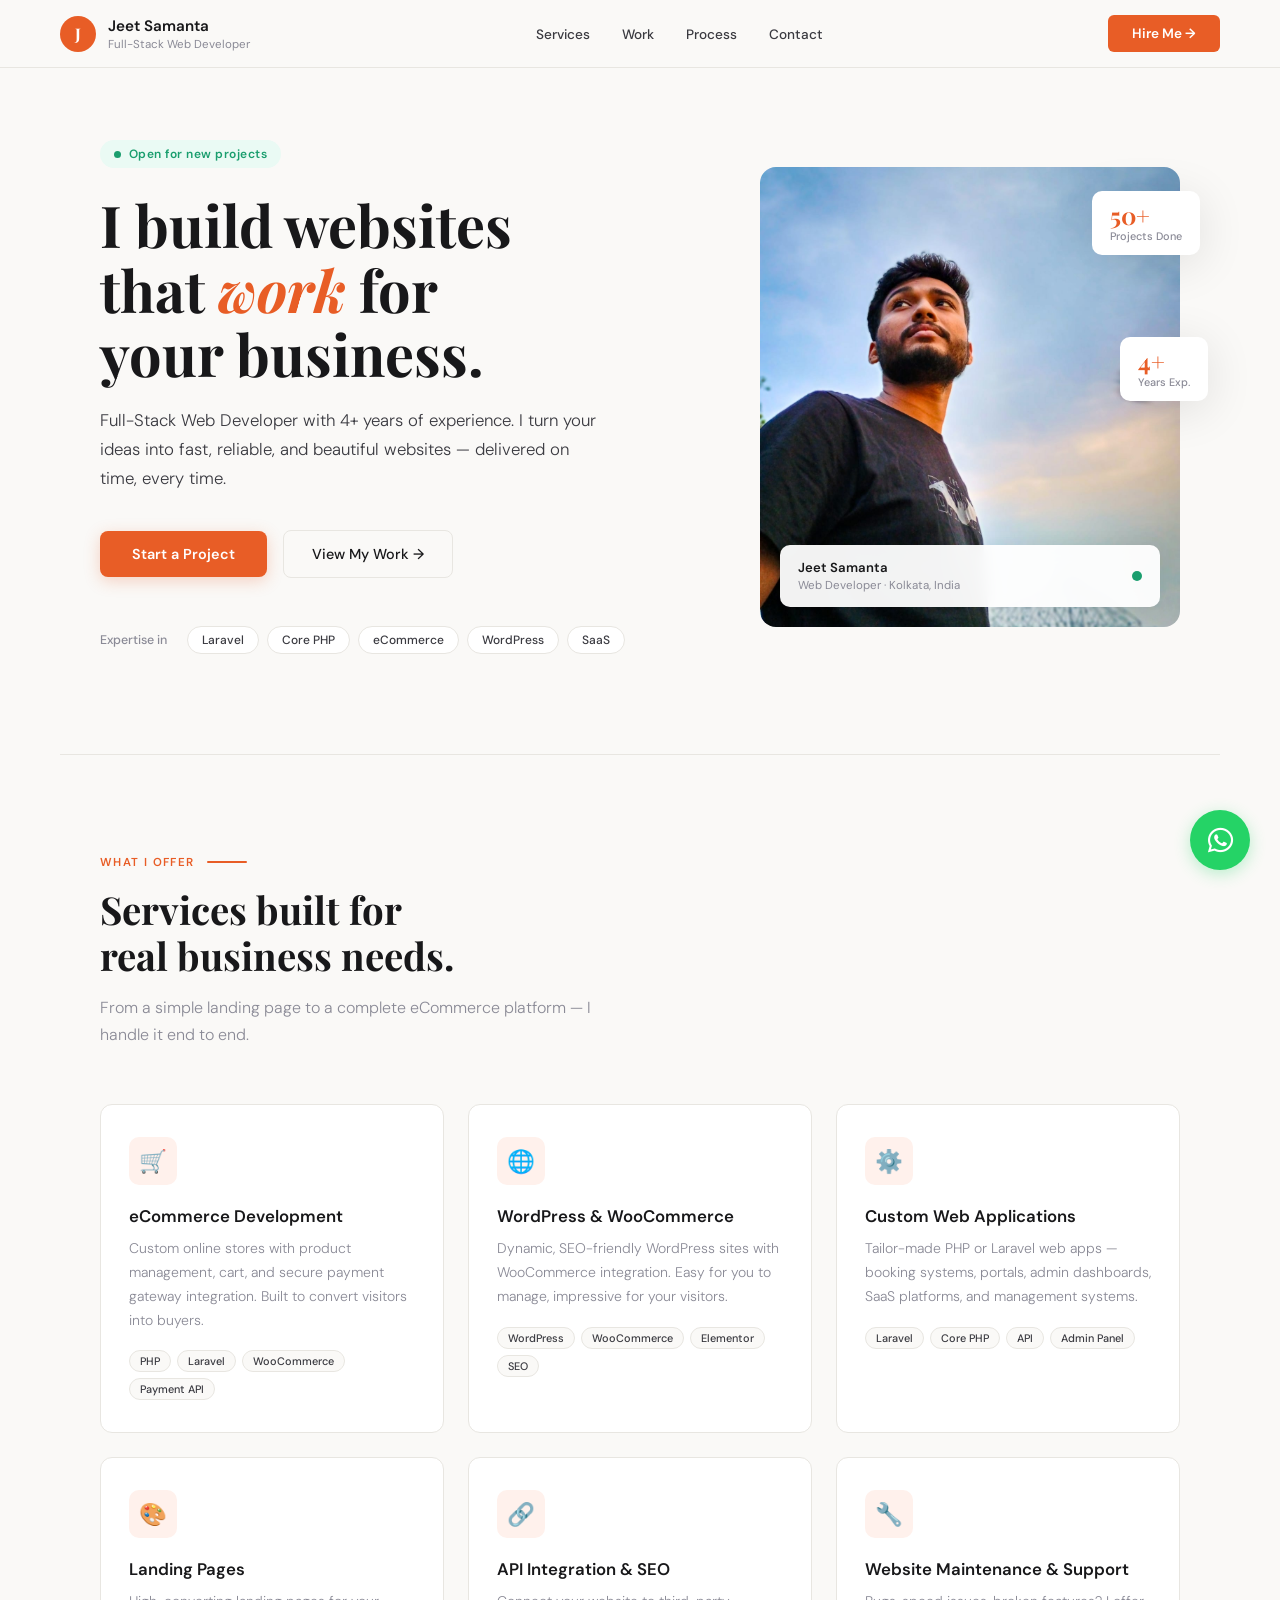
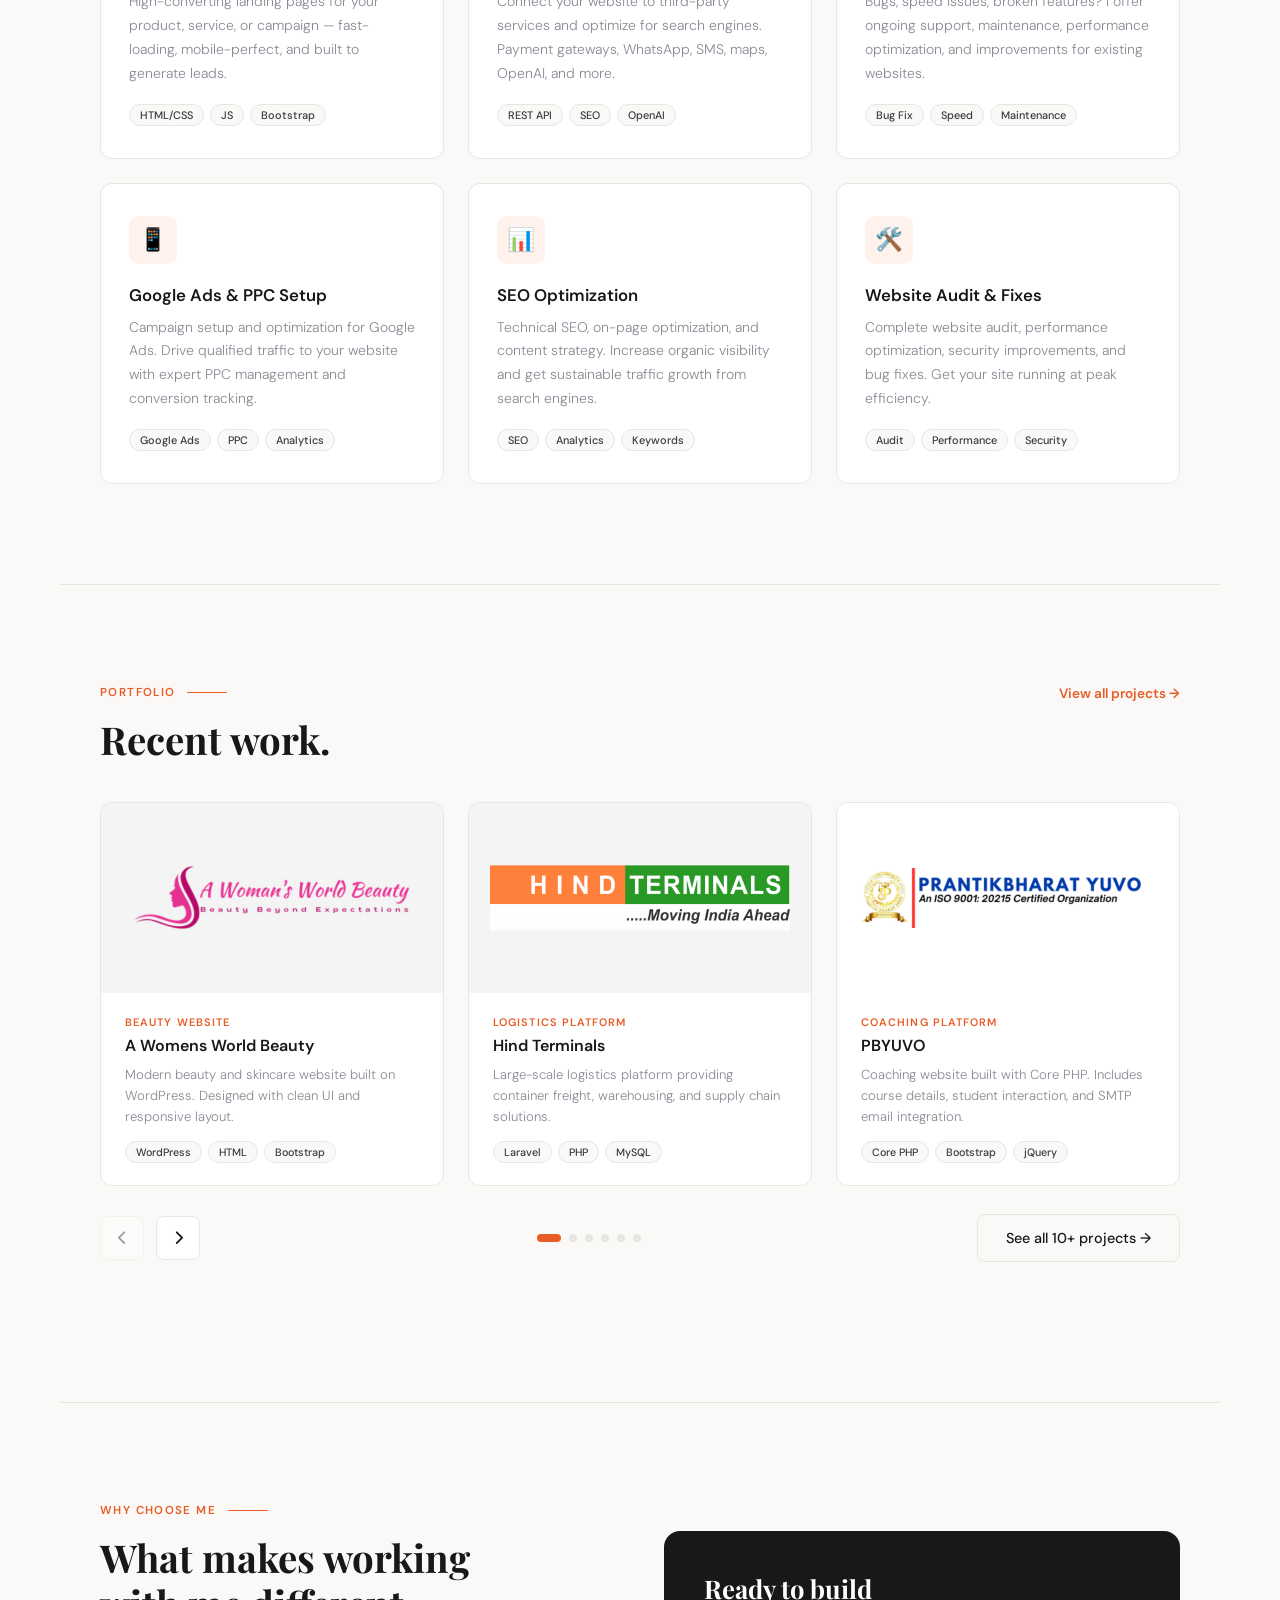
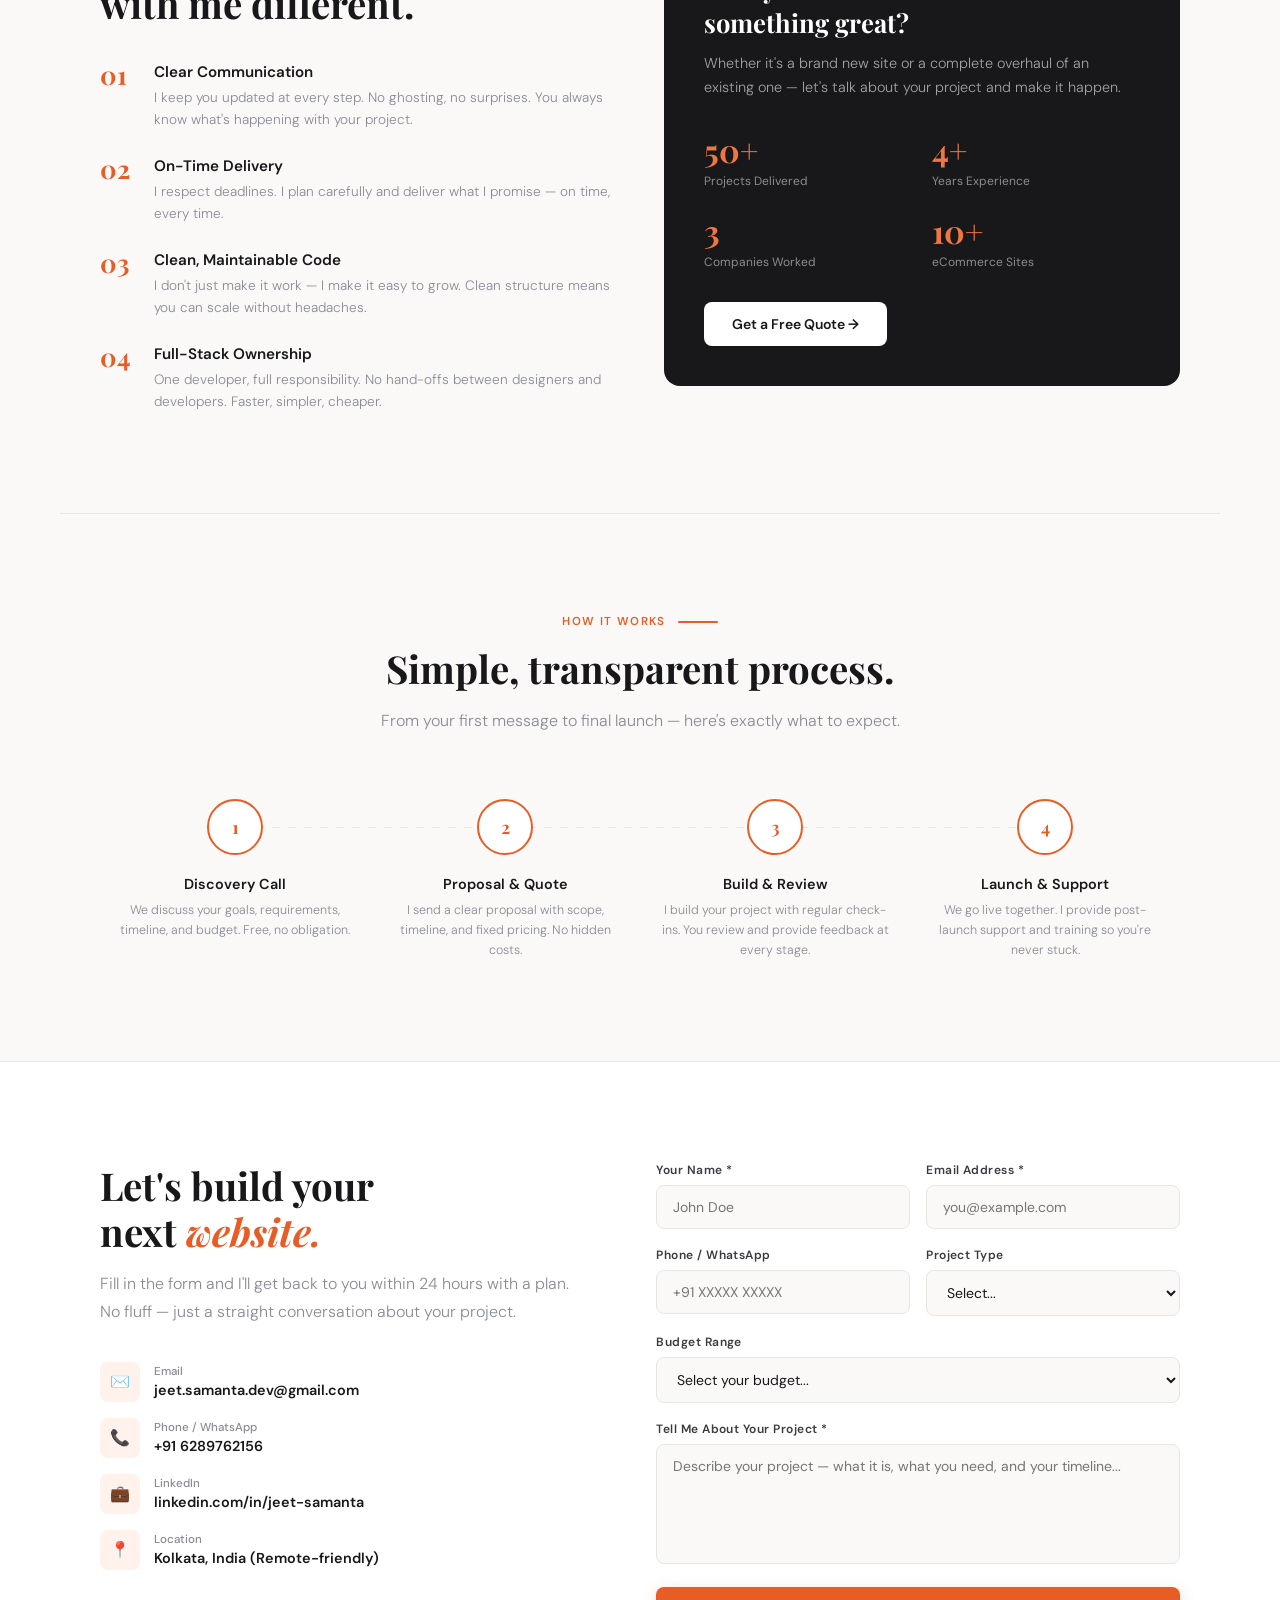
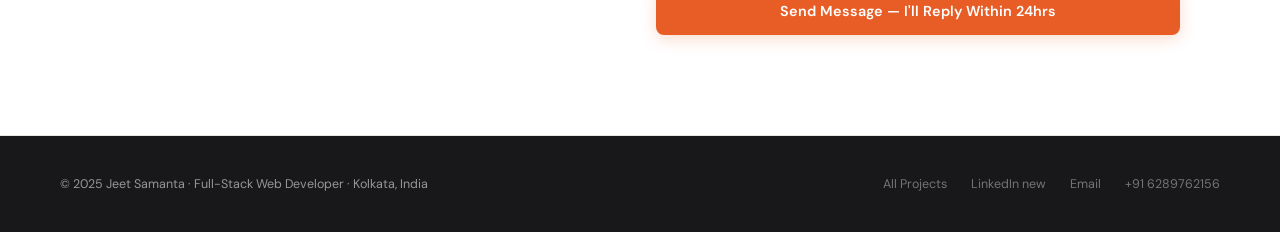
<file: index.html>
<!doctype html>
<html lang="en">
  <head>
    <meta charset="UTF-8" />
    <meta name="viewport" content="width=device-width, initial-scale=1.0" />
    <title>Jeet Samanta — Full-Stack Web Developer for Hire</title>

    <!-- SEO & Description -->
    <meta
      name="description"
      content="Full-Stack Web Developer with 4+ years of experience. I build eCommerce, WordPress, Laravel apps, and more. 50+ projects delivered. Open for new projects."
    />
    <meta
      name="keywords"
      content="web developer, ecommerce, wordpress, laravel, php, full-stack, web design, kolkata"
    />
    <meta name="author" content="Jeet Samanta" />

    <!-- Open Graph for Social Media Sharing -->
    <meta property="og:type" content="website" />
    <meta
      property="og:title"
      content="Jeet Samanta — Full-Stack Web Developer"
    />
    <meta
      property="og:description"
      content="Expert Full-Stack Web Developer. I build eCommerce stores, WordPress sites, custom web apps, and more. 50+ projects delivered. Based in Kolkata, India."
    />
    <meta property="og:url" content="https://jeetsamanta.com/" />
    <meta property="og:image" content="https://jeetsamanta.com/og-image.jpg" />
    <meta property="og:image:width" content="1200" />
    <meta property="og:image:height" content="630" />
    <meta property="og:site_name" content="Jeet Samanta" />
    <meta property="og:locale" content="en_US" />

    <!-- Twitter Card Tags -->
    <meta name="twitter:card" content="summary_large_image" />
    <meta
      name="twitter:title"
      content="Jeet Samanta — Full-Stack Web Developer"
    />
    <meta
      name="twitter:description"
      content="Expert Full-Stack Web Developer. eCommerce, WordPress, Laravel, Custom Apps. 50+ projects. Open for hire."
    />
    <meta name="twitter:image" content="https://jeetsamanta.com/og-image.jpg" />
    <meta name="twitter:creator" content="@jeetsamanta" />

    <!-- LinkedIn Profile URL -->
    <meta property="profile:first_name" content="Jeet" />
    <meta property="profile:last_name" content="Samanta" />
    <meta property="profile:username" content="jeet-samanta-642195305" />

    <!-- Additional Meta Tags -->
    <meta name="theme-color" content="#e85d26" />
    <meta name="robots" content="index, follow" />
    <meta name="apple-mobile-web-app-capable" content="yes" />
    <meta
      name="apple-mobile-web-app-status-bar-style"
      content="black-translucent"
    />

    <link rel="preconnect" href="https://fonts.googleapis.com" />
    <link rel="canonical" href="https://jeetsamanta.com/" />
    <link
      href="https://fonts.googleapis.com/css2?family=Playfair+Display:ital,wght@0,600;0,700;1,600&family=DM+Sans:wght@300;400;500;600&display=swap"
      rel="stylesheet"
    />
    <link
      rel="stylesheet"
      href="https://cdnjs.cloudflare.com/ajax/libs/font-awesome/6.4.0/css/all.min.css"
    />
    <link rel="stylesheet" href="assets/css/main.css" />
    <style>
      /* ── CAROUSEL STYLES ── */
      .carousel-container {
        position: relative;
        margin-bottom: 40px;
      }

      .carousel-wrapper {
        overflow: hidden;
        border-radius: 0px;
      }

      .carousel-track {
        display: flex;
        transition: transform 0.5s cubic-bezier(0.4, 0, 0.2, 1);
        gap: 24px;
        width: 100%;
      }

      .carousel-slide {
        flex: 0 0 calc(33.333% - 16px);
        display: flex;
        min-width: 0;
      }

      .carousel-slide .work-card {
        width: 100%;
        height: 100%;
      }

      .carousel-controls {
        display: flex;
        align-items: center;
        justify-content: space-between;
        margin-top: 28px;
        gap: 20px;
      }

      .carousel-nav {
        display: flex;
        gap: 12px;
        flex-shrink: 0;
      }

      .carousel-btn {
        width: 44px;
        height: 44px;
        border: 1.5px solid var(--line);
        background: var(--white);
        border-radius: 8px;
        cursor: pointer;
        display: flex;
        align-items: center;
        justify-content: center;
        transition: all 0.2s;
        font-size: 0.9rem;
        color: var(--ink);
        flex-shrink: 0;
      }

      .carousel-btn:hover:not(:disabled) {
        border-color: var(--accent);
        color: var(--accent);
        background: var(--accent-light);
      }

      .carousel-btn:disabled {
        opacity: 0.4;
        cursor: not-allowed;
      }

      .carousel-indicators {
        display: flex;
        gap: 8px;
        flex: 1;
        justify-content: center;
      }

      .indicator {
        width: 8px;
        height: 8px;
        border-radius: 50%;
        background: var(--line);
        cursor: pointer;
        transition: all 0.3s;
        border: none;
        padding: 0;
      }

      .indicator:hover {
        background: var(--accent);
      }

      .indicator.active {
        background: var(--accent);
        width: 24px;
        border-radius: 4px;
      }

      .cta-all-projects {
        flex-shrink: 0;
      }

      /* Responsive carousel - 2 cards on tablet */
      @media (max-width: 960px) {
        .carousel-slide {
          flex: 0 0 calc(50% - 12px);
        }

        .carousel-controls {
          flex-wrap: wrap;
          justify-content: center;
        }

        .carousel-nav {
          order: 1;
          width: 100%;
          justify-content: center;
          margin-bottom: 16px;
        }

        .carousel-indicators {
          order: 2;
          width: 100%;
        }

        .cta-all-projects {
          order: 3;
          width: 100%;
          margin-top: 16px;
          text-align: center;
        }
      }

      /* Responsive carousel - 1 card on mobile */
      @media (max-width: 640px) {
        .carousel-slide {
          flex: 0 0 100%;
        }

        .carousel-track {
          gap: 12px;
        }

        .carousel-btn {
          width: 36px;
          height: 36px;
          font-size: 0.75rem;
        }

        .carousel-controls {
          flex-direction: column;
          gap: 16px;
        }

        .carousel-nav {
          order: 1;
          margin-bottom: 0;
        }

        .carousel-indicators {
          order: 2;
        }

        .cta-all-projects {
          order: 3;
          margin-top: 0;
        }
      }

      /* ── WORK SECTION MODIFICATIONS ── */
      #work {
        padding: 100px 60px;
      }

      .work-header {
        margin-bottom: 40px;
        display: flex;
        justify-content: space-between;
        align-items: flex-start;
      }

      @media (max-width: 960px) {
        #work {
          padding: 72px 24px;
        }

        .work-header {
          flex-direction: column;
          gap: 20px;
        }
      }
    </style>
  </head>
  <body>
    <!-- FLOATING WHATSAPP BUTTON -->
    <a
      href="https://wa.me/916289762156?text=Hi%20Jeet%2C%20I%20want%20to%20discuss%20a%20project"
      target="_blank"
      class="floating-whatsapp"
      title="Chat on WhatsApp"
    >
      <i class="fab fa-whatsapp"></i>
    </a>
    <!-- NAV -->
    <nav>
      <a href="index.html" class="nav-brand">
        <div class="nav-avatar">J</div>
        <div>
          <div class="nav-name">Jeet Samanta</div>
          <div class="nav-title-small">Full-Stack Web Developer</div>
        </div>
      </a>
      <ul class="nav-links">
        <li><a href="#services">Services</a></li>
        <li><a href="#work">Work</a></li>
        <li><a href="#process">Process</a></li>
        <li><a href="#contact-section">Contact</a></li>
      </ul>
      <a href="#contact-section" class="nav-cta">Hire Me →</a>
    </nav>

    <main>
      <!-- HERO -->
      <section id="hero">
        <div class="hero-left">
          <div class="hero-eyebrow"><span></span> Open for new projects</div>
          <h1 class="hero-h1">
            I build websites<br />that <em>work</em> for<br />your business.
          </h1>
          <p class="hero-p">
            Full-Stack Web Developer with 4+ years of experience. I turn your
            ideas into fast, reliable, and beautiful websites — delivered on
            time, every time.
          </p>
          <div class="hero-actions">
            <a href="#contact-section" class="btn-main">Start a Project</a>
            <a href="work.html" class="btn-ghost">View My Work →</a>
          </div>
          <div class="hero-trust">
            <span class="hero-trust-label">Expertise in</span>
            <div class="trust-pills">
              <span class="trust-pill">Laravel</span>
              <span class="trust-pill">Core PHP</span>
              <span class="trust-pill">eCommerce</span>
              <span class="trust-pill">WordPress</span>
              <span class="trust-pill">SaaS</span>
            </div>
          </div>
        </div>
        <div class="hero-right">
          <div class="hero-photo-box">
            <img src="assets/images/jeet-image.jpeg" alt="Jeet Samanta" />

            <div class="hero-badge">
              <div>
                <div class="hero-badge-text">Jeet Samanta</div>
                <div class="hero-badge-sub">Web Developer · Kolkata, India</div>
              </div>
              <div class="hero-badge-dot"></div>
            </div>
          </div>
          <div class="stat-float one">
            <div class="stat-num-f">50+</div>
            <div class="stat-lbl-f">Projects Done</div>
          </div>
          <div class="stat-float two">
            <div class="stat-num-f">4+</div>
            <div class="stat-lbl-f">Years Exp.</div>
          </div>
        </div>
      </section>

      <div class="divider"></div>

      <!-- SERVICES -->
      <div class="section" id="services">
        <div class="section-label">What I Offer</div>
        <h2 class="section-h2">Services built for<br />real business needs.</h2>
        <p class="section-sub">
          From a simple landing page to a complete eCommerce platform — I handle
          it end to end.
        </p>

        <div class="services-grid">
          <div class="svc-card fade-up">
            <div class="svc-icon">🛒</div>
            <div class="svc-title">eCommerce Development</div>
            <div class="svc-desc">
              Custom online stores with product management, cart, and secure
              payment gateway integration. Built to convert visitors into
              buyers.
            </div>
            <div class="svc-tags">
              <span class="svc-tag">PHP</span
              ><span class="svc-tag">Laravel</span
              ><span class="svc-tag">WooCommerce</span
              ><span class="svc-tag">Payment API</span>
            </div>
          </div>
          <div class="svc-card fade-up fade-up-d1">
            <div class="svc-icon">🌐</div>
            <div class="svc-title">WordPress & WooCommerce</div>
            <div class="svc-desc">
              Dynamic, SEO-friendly WordPress sites with WooCommerce
              integration. Easy for you to manage, impressive for your visitors.
            </div>
            <div class="svc-tags">
              <span class="svc-tag">WordPress</span
              ><span class="svc-tag">WooCommerce</span
              ><span class="svc-tag">Elementor</span
              ><span class="svc-tag">SEO</span>
            </div>
          </div>
          <div class="svc-card fade-up fade-up-d2">
            <div class="svc-icon">⚙️</div>
            <div class="svc-title">Custom Web Applications</div>
            <div class="svc-desc">
              Tailor-made PHP or Laravel web apps — booking systems, portals,
              admin dashboards, SaaS platforms, and management systems.
            </div>
            <div class="svc-tags">
              <span class="svc-tag">Laravel</span
              ><span class="svc-tag">Core PHP</span
              ><span class="svc-tag">API</span
              ><span class="svc-tag">Admin Panel</span>
            </div>
          </div>
          <div class="svc-card fade-up">
            <div class="svc-icon">🎨</div>
            <div class="svc-title">Landing Pages</div>
            <div class="svc-desc">
              High-converting landing pages for your product, service, or
              campaign — fast-loading, mobile-perfect, and built to generate
              leads.
            </div>
            <div class="svc-tags">
              <span class="svc-tag">HTML/CSS</span
              ><span class="svc-tag">JS</span
              ><span class="svc-tag">Bootstrap</span>
            </div>
          </div>
          <div class="svc-card fade-up fade-up-d1">
            <div class="svc-icon">🔗</div>
            <div class="svc-title">API Integration & SEO</div>
            <div class="svc-desc">
              Connect your website to third-party services and optimize for
              search engines. Payment gateways, WhatsApp, SMS, maps, OpenAI, and
              more.
            </div>
            <div class="svc-tags">
              <span class="svc-tag">REST API</span
              ><span class="svc-tag">SEO</span
              ><span class="svc-tag">OpenAI</span>
            </div>
          </div>
          <div class="svc-card fade-up fade-up-d2">
            <div class="svc-icon">🔧</div>
            <div class="svc-title">Website Maintenance & Support</div>
            <div class="svc-desc">
              Bugs, speed issues, broken features? I offer ongoing support,
              maintenance, performance optimization, and improvements for
              existing websites.
            </div>
            <div class="svc-tags">
              <span class="svc-tag">Bug Fix</span
              ><span class="svc-tag">Speed</span
              ><span class="svc-tag">Maintenance</span>
            </div>
          </div>
          <div class="svc-card fade-up">
            <div class="svc-icon">📱</div>
            <div class="svc-title">Google Ads & PPC Setup</div>
            <div class="svc-desc">
              Campaign setup and optimization for Google Ads. Drive qualified
              traffic to your website with expert PPC management and conversion
              tracking.
            </div>
            <div class="svc-tags">
              <span class="svc-tag">Google Ads</span
              ><span class="svc-tag">PPC</span
              ><span class="svc-tag">Analytics</span>
            </div>
          </div>
          <div class="svc-card fade-up fade-up-d1">
            <div class="svc-icon">📊</div>
            <div class="svc-title">SEO Optimization</div>
            <div class="svc-desc">
              Technical SEO, on-page optimization, and content strategy.
              Increase organic visibility and get sustainable traffic growth
              from search engines.
            </div>
            <div class="svc-tags">
              <span class="svc-tag">SEO</span
              ><span class="svc-tag">Analytics</span
              ><span class="svc-tag">Keywords</span>
            </div>
          </div>
          <div class="svc-card fade-up fade-up-d2">
            <div class="svc-icon">🛠️</div>
            <div class="svc-title">Website Audit & Fixes</div>
            <div class="svc-desc">
              Complete website audit, performance optimization, security
              improvements, and bug fixes. Get your site running at peak
              efficiency.
            </div>
            <div class="svc-tags">
              <span class="svc-tag">Audit</span
              ><span class="svc-tag">Performance</span
              ><span class="svc-tag">Security</span>
            </div>
          </div>
        </div>
      </div>

      <div class="divider"></div>

      <!-- WORK CAROUSEL SECTION -->
      <div class="section" id="work">
        <div class="work-header">
          <div>
            <div class="section-label">Portfolio</div>
            <h2 class="section-h2" style="margin-bottom: 0">Recent work.</h2>
          </div>
          <a href="work.html" class="view-all">View all projects →</a>
        </div>

        <div class="carousel-container">
          <div class="carousel-wrapper">
            <div class="carousel-track" id="carouselTrack">
              <!-- Slide 5: A Womens World Beauty -->
              <div class="carousel-slide">
                <a href="work.html" class="work-card fade-up">
                  <div
                    class="work-thumb"
                    style="
                      background: linear-gradient(135deg, #fce4ec, #f8bbd0);
                    "
                  >
                    <img
                      src="assets/images/womenbeauty.png"
                      alt="A Womens World Beauty"
                    />
                    <div class="work-thumb-overlay">
                      <span class="work-overlay-text">View Project</span>
                    </div>
                  </div>
                  <div class="work-body">
                    <div class="work-cat">Beauty Website</div>
                    <div class="work-title">A Womens World Beauty</div>
                    <div class="work-desc">
                      Modern beauty and skincare website built on WordPress.
                      Designed with clean UI and responsive layout.
                    </div>
                    <div class="work-stack">
                      <span class="work-pill">WordPress</span
                      ><span class="work-pill">HTML</span
                      ><span class="work-pill">Bootstrap</span>
                    </div>
                  </div>
                </a>
              </div>

              <!-- Slide 6: Hind Terminals -->
              <div class="carousel-slide">
                <a href="work.html" class="work-card fade-up">
                  <div
                    class="work-thumb"
                    style="
                      background: linear-gradient(135deg, #e8f5e9, #c8e6c9);
                    "
                  >
                    <img
                      src="assets/images/hindterminal.png"
                      alt="Hind Terminals"
                    />
                    <div class="work-thumb-overlay">
                      <span class="work-overlay-text">View Project</span>
                    </div>
                  </div>
                  <div class="work-body">
                    <div class="work-cat">Logistics Platform</div>
                    <div class="work-title">Hind Terminals</div>
                    <div class="work-desc">
                      Large-scale logistics platform providing container
                      freight, warehousing, and supply chain solutions.
                    </div>
                    <div class="work-stack">
                      <span class="work-pill">Laravel</span
                      ><span class="work-pill">PHP</span
                      ><span class="work-pill">MySQL</span>
                    </div>
                  </div>
                </a>
              </div>

              <!-- Slide 7: PBYUVO -->
              <div class="carousel-slide">
                <a href="work.html" class="work-card fade-up">
                  <div
                    class="work-thumb"
                    style="
                      background: linear-gradient(135deg, #fff3e0, #ffe0b2);
                    "
                  >
                    <img src="assets/images/pvyubo.png" alt="PBYUVO" />
                    <div class="work-thumb-overlay">
                      <span class="work-overlay-text">View Project</span>
                    </div>
                  </div>
                  <div class="work-body">
                    <div class="work-cat">Coaching Platform</div>
                    <div class="work-title">PBYUVO</div>
                    <div class="work-desc">
                      Coaching website built with Core PHP. Includes course
                      details, student interaction, and SMTP email integration.
                    </div>
                    <div class="work-stack">
                      <span class="work-pill">Core PHP</span
                      ><span class="work-pill">Bootstrap</span
                      ><span class="work-pill">jQuery</span>
                    </div>
                  </div>
                </a>
              </div>

              <!-- Slide 8: Airport Transfers Munich -->
              <div class="carousel-slide">
                <a href="work.html" class="work-card fade-up">
                  <div
                    class="work-thumb"
                    style="
                      background: linear-gradient(135deg, #e3f2fd, #90caf9);
                    "
                  >
                    <img
                      src="assets/images/airport_service.png"
                      alt="Airport Transfers Munich"
                    />
                    <div class="work-thumb-overlay">
                      <span class="work-overlay-text">View Project</span>
                    </div>
                  </div>
                  <div class="work-body">
                    <div class="work-cat">Taxi Booking Website</div>
                    <div class="work-title">Airport Transfers Munich</div>
                    <div class="work-desc">
                      Airport taxi booking website with responsive interface,
                      booking forms, and fare inquiry system.
                    </div>
                    <div class="work-stack">
                      <span class="work-pill">Core PHP</span
                      ><span class="work-pill">Bootstrap</span
                      ><span class="work-pill">MySQL</span>
                    </div>
                  </div>
                </a>
              </div>

              <!-- Slide 9: Taj Indian Restaurant (Laravel) -->
              <div class="carousel-slide">
                <a href="work.html" class="work-card fade-up">
                  <div
                    class="work-thumb"
                    style="
                      background: linear-gradient(135deg, #fff8e1, #ffe082);
                    "
                  >
                    <img
                      src="assets/images/tajindialaravel.png"
                      alt="Taj Indian Restaurant"
                    />
                    <div class="work-thumb-overlay">
                      <span class="work-overlay-text">View Project</span>
                    </div>
                  </div>
                  <div class="work-body">
                    <div class="work-cat">Restaurant Website</div>
                    <div class="work-title">Taj Indian Restaurant</div>
                    <div class="work-desc">
                      Restaurant website with table booking, online food
                      ordering, and eCommerce functionality.
                    </div>
                    <div class="work-stack">
                      <span class="work-pill">Laravel</span
                      ><span class="work-pill">PHP</span
                      ><span class="work-pill">MySQL</span>
                    </div>
                  </div>
                </a>
              </div>

              <!-- Slide 10: Taj Indian Amsterdam (WordPress) -->
              <div class="carousel-slide">
                <a href="work.html" class="work-card fade-up">
                  <div
                    class="work-thumb"
                    style="
                      background: linear-gradient(135deg, #fff3e0, #ffcc80);
                    "
                  >
                    <img
                      src="assets/images/tajWordpress.png"
                      alt="Taj Indian Amsterdam"
                    />
                    <div class="work-thumb-overlay">
                      <span class="work-overlay-text">View Project</span>
                    </div>
                  </div>
                  <div class="work-body">
                    <div class="work-cat">Restaurant Website</div>
                    <div class="work-title">Taj Indian Amsterdam</div>
                    <div class="work-desc">
                      Restaurant website with online food ordering, table
                      booking, and event management features.
                    </div>
                    <div class="work-stack">
                      <span class="work-pill">WordPress</span
                      ><span class="work-pill">WooCommerce</span
                      ><span class="work-pill">Elementor</span>
                    </div>
                  </div>
                </a>
              </div>

              <!-- Slide 11: Arthashastra Gurukul -->
              <div class="carousel-slide">
                <a href="work.html" class="work-card fade-up">
                  <div
                    class="work-thumb"
                    style="
                      background: linear-gradient(135deg, #ede7f6, #d1c4e9);
                    "
                  >
                    <img
                      src="assets/images/arthashastra.png"
                      alt="Arthashastra Gurukul"
                    />
                    <div class="work-thumb-overlay">
                      <span class="work-overlay-text">View Project</span>
                    </div>
                  </div>
                  <div class="work-body">
                    <div class="work-cat">Course Platform</div>
                    <div class="work-title">Arthashastra Gurukul</div>
                    <div class="work-desc">
                      Course platform with Vedic trading and investment
                      education. Includes course management and admission
                      system.
                    </div>
                    <div class="work-stack">
                      <span class="work-pill">Laravel</span
                      ><span class="work-pill">PHP</span
                      ><span class="work-pill">MySQL</span>
                    </div>
                  </div>
                </a>
              </div>

              <!-- Slide 12: Rijschool Creatief -->
              <div class="carousel-slide">
                <a href="work.html" class="work-card fade-up">
                  <div
                    class="work-thumb"
                    style="
                      background: linear-gradient(135deg, #e0f2f1, #b2dfdb);
                    "
                  >
                    <img
                      src="assets/images/rjschool.png"
                      alt="Rijschool Creatief"
                    />
                    <div class="work-thumb-overlay">
                      <span class="work-overlay-text">View Project</span>
                    </div>
                  </div>
                  <div class="work-body">
                    <div class="work-cat">Driving School Website</div>
                    <div class="work-title">Rijschool Creatief</div>
                    <div class="work-desc">
                      Driving school website with modern responsive design and
                      Mollie payment gateway integration.
                    </div>
                    <div class="work-stack">
                      <span class="work-pill">WordPress</span
                      ><span class="work-pill">Elementor</span
                      ><span class="work-pill">Mollie</span>
                    </div>
                  </div>
                </a>
              </div>

              <!-- ═══════════════════════════════════════════════════════════════ -->
              <!-- HOW TO USE: -->
              <!-- 1. Find this in your HTML: <div class="carousel-track" id="carouselTrack"> -->
              <!-- 2. Replace ALL content inside with the slides above -->
              <!-- 3. Keep the closing </div> tag -->
              <!-- 4. Done! Carousel will work with 12 projects -->
              <!-- ═══════════════════════════════════════════════════════════════ -->
            </div>
          </div>

          <div class="carousel-controls">
            <div class="carousel-nav">
              <button
                class="carousel-btn"
                id="prevBtn"
                aria-label="Previous slide"
              >
                <i class="fas fa-chevron-left"></i>
              </button>
              <button class="carousel-btn" id="nextBtn" aria-label="Next slide">
                <i class="fas fa-chevron-right"></i>
              </button>
            </div>

            <div class="carousel-indicators" id="indicators"></div>

            <div class="cta-all-projects">
              <a
                href="work.html"
                class="btn-ghost"
                style="display: inline-block"
                >See all 10+ projects →</a
              >
            </div>
          </div>
        </div>
      </div>

      <div class="divider"></div>

      <!-- WHY HIRE ME -->
      <div class="section">
        <div class="why-grid">
          <div>
            <div class="section-label">Why Choose Me</div>
            <h2 class="section-h2">
              What makes working<br />with me different.
            </h2>
            <div class="why-list" style="margin-top: 36px">
              <div class="why-item fade-up">
                <div class="why-num">01</div>
                <div class="why-text">
                  <h4>Clear Communication</h4>
                  <p>
                    I keep you updated at every step. No ghosting, no surprises.
                    You always know what's happening with your project.
                  </p>
                </div>
              </div>
              <div class="why-item fade-up fade-up-d1">
                <div class="why-num">02</div>
                <div class="why-text">
                  <h4>On-Time Delivery</h4>
                  <p>
                    I respect deadlines. I plan carefully and deliver what I
                    promise — on time, every time.
                  </p>
                </div>
              </div>
              <div class="why-item fade-up fade-up-d2">
                <div class="why-num">03</div>
                <div class="why-text">
                  <h4>Clean, Maintainable Code</h4>
                  <p>
                    I don't just make it work — I make it easy to grow. Clean
                    structure means you can scale without headaches.
                  </p>
                </div>
              </div>
              <div class="why-item fade-up fade-up-d3">
                <div class="why-num">04</div>
                <div class="why-text">
                  <h4>Full-Stack Ownership</h4>
                  <p>
                    One developer, full responsibility. No hand-offs between
                    designers and developers. Faster, simpler, cheaper.
                  </p>
                </div>
              </div>
            </div>
          </div>
          <div class="why-right fade-up">
            <h3>Ready to build<br />something great?</h3>
            <p>
              Whether it's a brand new site or a complete overhaul of an
              existing one — let's talk about your project and make it happen.
            </p>
            <div class="why-stats">
              <div>
                <div class="why-stat-num">50+</div>
                <div class="why-stat-lbl">Projects Delivered</div>
              </div>
              <div>
                <div class="why-stat-num">4+</div>
                <div class="why-stat-lbl">Years Experience</div>
              </div>
              <div>
                <div class="why-stat-num">3</div>
                <div class="why-stat-lbl">Companies Worked</div>
              </div>
              <div>
                <div class="why-stat-num">10+</div>
                <div class="why-stat-lbl">eCommerce Sites</div>
              </div>
            </div>
            <a href="#contact-section" class="btn-white">Get a Free Quote →</a>
          </div>
        </div>
      </div>

      <div class="divider"></div>

      <!-- PROCESS -->
      <div class="section" id="process">
        <div style="text-align: center; margin-bottom: 64px">
          <div class="section-label" style="justify-content: center">
            How It Works
          </div>
          <h2 class="section-h2" style="text-align: center">
            Simple, transparent process.
          </h2>
          <p
            class="section-sub"
            style="margin: 12px auto 0; text-align: center"
          >
            From your first message to final launch — here's exactly what to
            expect.
          </p>
        </div>
        <div class="process-row">
          <div class="process-step fade-up">
            <div class="process-circle">1</div>
            <div class="process-title">Discovery Call</div>
            <div class="process-desc">
              We discuss your goals, requirements, timeline, and budget. Free,
              no obligation.
            </div>
          </div>
          <div class="process-step fade-up fade-up-d1">
            <div class="process-circle">2</div>
            <div class="process-title">Proposal & Quote</div>
            <div class="process-desc">
              I send a clear proposal with scope, timeline, and fixed pricing.
              No hidden costs.
            </div>
          </div>
          <div class="process-step fade-up fade-up-d2">
            <div class="process-circle">3</div>
            <div class="process-title">Build & Review</div>
            <div class="process-desc">
              I build your project with regular check-ins. You review and
              provide feedback at every stage.
            </div>
          </div>
          <div class="process-step fade-up fade-up-d3">
            <div class="process-circle">4</div>
            <div class="process-title">Launch & Support</div>
            <div class="process-desc">
              We go live together. I provide post-launch support and training so
              you're never stuck.
            </div>
          </div>
        </div>
      </div>

      <!-- CONTACT -->
      <section id="contact-section">
        <div class="contact-inner">
          <div class="contact-left">
            <h2>Let's build your<br />next <em>website.</em></h2>
            <p>
              Fill in the form and I'll get back to you within 24 hours with a
              plan. No fluff — just a straight conversation about your project.
            </p>
            <div class="contact-info">
              <div class="cinfo-row">
                <div class="cinfo-icon">✉️</div>
                <div>
                  <div class="cinfo-label">Email</div>
                  <a href="mailto:jeet.samanta.dev@gmail.com" class="cinfo-val"
                    >jeet.samanta.dev@gmail.com</a
                  >
                </div>
              </div>
              <div class="cinfo-row">
                <div class="cinfo-icon">📞</div>
                <div>
                  <div class="cinfo-label">Phone / WhatsApp</div>
                  <a href="tel:+916289762156" class="cinfo-val"
                    >+91 6289762156</a
                  >
                </div>
              </div>
              <div class="cinfo-row">
                <div class="cinfo-icon">💼</div>
                <div>
                  <div class="cinfo-label">LinkedIn</div>
                  <a
                    href="https://www.linkedin.com/in/jeet-samanta-642195305/"
                    target="_blank"
                    class="cinfo-val"
                    >linkedin.com/in/jeet-samanta</a
                  >
                </div>
              </div>
              <div class="cinfo-row">
                <div class="cinfo-icon">📍</div>
                <div>
                  <div class="cinfo-label">Location</div>
                  <span class="cinfo-val"
                    >Kolkata, India (Remote-friendly)</span
                  >
                </div>
              </div>
            </div>
          </div>
          <form class="cf" id="contactForm">
            <div class="cf-row">
              <div>
                <label>Your Name *</label>
                <input type="text" id="cname" placeholder="John Doe" required />
              </div>
              <div>
                <label>Email Address *</label>
                <input
                  type="email"
                  id="cemail"
                  placeholder="you@example.com"
                  required
                />
              </div>
            </div>
            <div class="cf-row">
              <div>
                <label>Phone / WhatsApp</label>
                <input type="text" id="cphone" placeholder="+91 XXXXX XXXXX" />
              </div>
              <div>
                <label>Project Type</label>
                <select id="ctype">
                  <option value="">Select...</option>
                  <option>eCommerce Website</option>
                  <option>WordPress Website</option>
                  <option>Custom Web Application</option>
                  <option>Landing Page</option>
                  <option>API Integration</option>
                  <option>Website Fix / Support</option>
                  <option>Other</option>
                </select>
              </div>
            </div>
            <div>
              <label>Budget Range</label>
              <select id="cbudget">
                <option value="">Select your budget...</option>
                <option>Under ₹10,000</option>
                <option>₹10,000 – ₹25,000</option>
                <option>₹25,000 – ₹50,000</option>
                <option>₹50,000 – ₹1,00,000</option>
                <option>Above ₹1,00,000</option>
              </select>
            </div>
            <div>
              <label>Tell Me About Your Project *</label>
              <textarea
                id="cmessage"
                placeholder="Describe your project — what it is, what you need, and your timeline..."
                required
              ></textarea>
            </div>
            <!-- reCAPTCHA removed: GitHub Pages cannot run send_email.php; form uses Web3Forms instead -->
            <button type="submit" class="cf-submit" id="cfSubmit">
              Send Message — I'll Reply Within 24hrs
            </button>
            <div class="cf-msg" id="cfMsg"></div>
          </form>
        </div>
      </section>
    </main>
    <!-- FOOTER -->
    <footer>
      <p>© 2025 Jeet Samanta · Full-Stack Web Developer · Kolkata, India</p>
      <div class="footer-right">
        <a href="work.html">All Projects</a>
        <a
          href="https://www.linkedin.com/in/jeet-samanta-642195305/"
          target="_blank"
          >LinkedIn new</a
        >
        <a href="mailto:jeet.samanta.dev@gmail.com">Email</a>
        <a href="tel:+916289762156">+91 6289762156</a>
      </div>
    </footer>

    <!-- jQuery Library -->
    <script src="https://code.jquery.com/jquery-3.6.0.min.js"></script>
    <script>
      // ── CAROUSEL LOGIC ──
      const track = document.getElementById("carouselTrack");
      const prevBtn = document.getElementById("prevBtn");
      const nextBtn = document.getElementById("nextBtn");
      const indicatorsContainer = document.getElementById("indicators");
      const slides = document.querySelectorAll(".carousel-slide");

      let currentSlide = 0;
      const totalSlides = slides.length;
      let itemsPerView = 3; // Default desktop
      let autoplayInterval;
      const AUTOPLAY_DELAY = 4000; // 4 seconds

      // Autoplay functions
      function startAutoplay() {
        autoplayInterval = setInterval(() => {
          const maxSlide = totalSlides - itemsPerView;
          if (currentSlide < maxSlide) {
            currentSlide++;
          } else {
            currentSlide = 0; // Loop back to beginning
          }
          updateCarousel();
        }, AUTOPLAY_DELAY);
      }

      function stopAutoplay() {
        clearInterval(autoplayInterval);
      }

      function resetAutoplay() {
        stopAutoplay();
        startAutoplay();
      }

      // Create indicators
      function createIndicators() {
        indicatorsContainer.innerHTML = ""; // Clear existing
        const maxSlides = Math.max(1, totalSlides - itemsPerView + 1);

        for (let i = 0; i < maxSlides; i++) {
          const indicator = document.createElement("button");
          indicator.className = "indicator" + (i === 0 ? " active" : "");
          indicator.setAttribute("aria-label", `Go to slide ${i + 1}`);
          indicator.addEventListener("click", () => goToSlide(i));
          indicatorsContainer.appendChild(indicator);
        }
      }

      // Update carousel position
      function updateCarousel() {
        const slideWidth = 100 / itemsPerView;
        const translateValue = currentSlide * slideWidth;
        track.style.transform = `translateX(-${translateValue}%)`;

        // Update indicators
        document.querySelectorAll(".indicator").forEach((ind, i) => {
          ind.classList.toggle("active", i === currentSlide);
        });

        // Update button states
        const maxSlide = totalSlides - itemsPerView;
        prevBtn.disabled = currentSlide === 0;
        nextBtn.disabled = currentSlide >= maxSlide;
      }

      // Go to specific slide
      function goToSlide(index) {
        const maxSlide = totalSlides - itemsPerView;
        currentSlide = Math.max(0, Math.min(index, maxSlide));
        updateCarousel();
      }

      // Next slide
      function nextSlide() {
        const maxSlide = totalSlides - itemsPerView;
        if (currentSlide < maxSlide) {
          currentSlide++;
          updateCarousel();
        }
      }

      // Previous slide
      function prevSlide() {
        if (currentSlide > 0) {
          currentSlide--;
          updateCarousel();
        }
      }

      // Handle responsive
      function handleResize() {
        const width = window.innerWidth;
        let newItemsPerView;

        if (width <= 640) {
          newItemsPerView = 1;
        } else if (width <= 960) {
          newItemsPerView = 2;
        } else {
          newItemsPerView = 3;
        }

        // If items per view changed, reset and update
        if (newItemsPerView !== itemsPerView) {
          itemsPerView = newItemsPerView;
          currentSlide = 0;
          createIndicators();
        }

        updateCarousel();
      }

      // Initialize
      createIndicators();
      handleResize();
      updateCarousel();
      startAutoplay(); // Start autoplay

      // Event listeners
      nextBtn.addEventListener("click", () => {
        nextSlide();
        resetAutoplay();
      });
      prevBtn.addEventListener("click", () => {
        prevSlide();
        resetAutoplay();
      });
      window.addEventListener("resize", handleResize);

      // Keyboard navigation
      document.addEventListener("keydown", (e) => {
        if (e.key === "ArrowLeft") {
          prevSlide();
          resetAutoplay();
        }
        if (e.key === "ArrowRight") {
          nextSlide();
          resetAutoplay();
        }
      });

      // Reset autoplay on indicator click
      indicatorsContainer.addEventListener("click", () => {
        resetAutoplay();
      });

      // ── SCROLL REVEAL ──
      const observer = new IntersectionObserver(
        (entries) => {
          entries.forEach((e) => {
            if (e.isIntersecting) e.target.classList.add("visible");
          });
        },
        { threshold: 0.12 },
      );
      document
        .querySelectorAll(".fade-up")
        .forEach((el) => observer.observe(el));

      // ── CONTACT FORM (Web3Forms — works on GitHub Pages; PHP is not available there) ──
      // Get a free access key at https://web3forms.com and paste it below. Add your github.io domain in their dashboard.
      var WEB3FORMS_ACCESS_KEY = "0c34ec03-7ed4-4e87-af53-51866e61d2fb";

      $("#contactForm").on("submit", function (e) {
        e.preventDefault();

        var $form = $(this);
        var $btn = $("#cfSubmit");
        var $msg = $("#cfMsg");

        if (!WEB3FORMS_ACCESS_KEY) {
          $msg
            .text(
              "✗ Set WEB3FORMS_ACCESS_KEY in index.html (free key from web3forms.com).",
            )
            .addClass("error");
          return;
        }

        var name = $("#cname").val();
        var email = $("#cemail").val();
        var phone = $("#cphone").val();
        var type = $("#ctype").val();
        var budget = $("#cbudget").val();
        var message = $("#cmessage").val();

        var body =
          "Phone / WhatsApp: " +
          phone +
          "\nProject type: " +
          type +
          "\nBudget: " +
          budget +
          "\n\n" +
          message;

        $btn.text("Sending...").prop("disabled", true);
        $msg.removeClass("success error").text("");

        $.ajax({
          type: "POST",
          url: "https://api.web3forms.com/submit",
          headers: { Accept: "application/json" },
          data: JSON.stringify({
            access_key: WEB3FORMS_ACCESS_KEY,
            subject: "New Project Inquiry from Portfolio Website",
            name: name,
            email: email,
            message: body,
          }),
          contentType: "application/json",
          dataType: "json",
          success: function (result) {
            if (result.success) {
              $msg
                .text("✓ Message sent! I'll get back to you within 24 hours.")
                .addClass("success");
              $form.trigger("reset");
            } else {
              throw new Error(result.message || "Failed to send");
            }
          },
          error: function () {
            $msg
              .text(
                "✗ Could not send. Try again or email jeet.samanta.dev@gmail.com",
              )
              .addClass("error");
          },
          complete: function () {
            $btn
              .text("Send Message — I'll Reply Within 24hrs")
              .prop("disabled", false);
          },
        });
      });
    </script>
  </body>
</html>
</file>
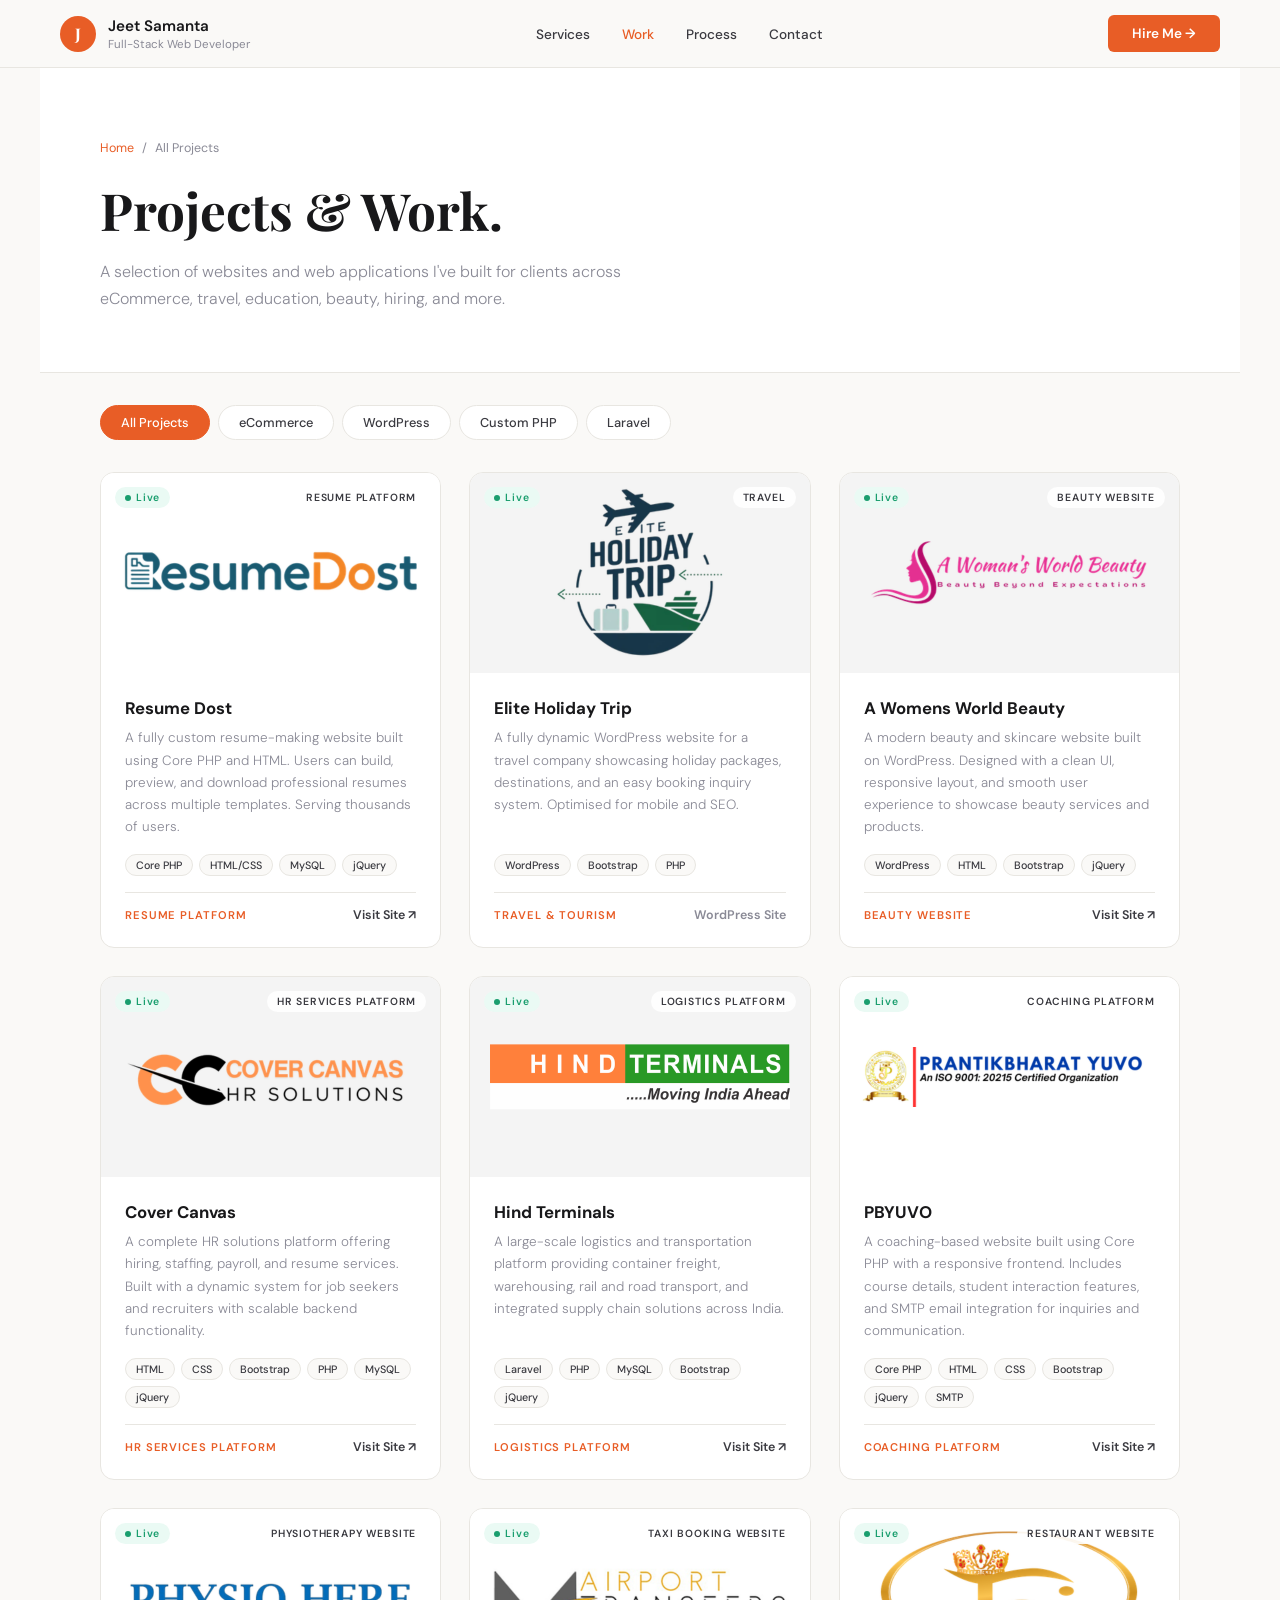
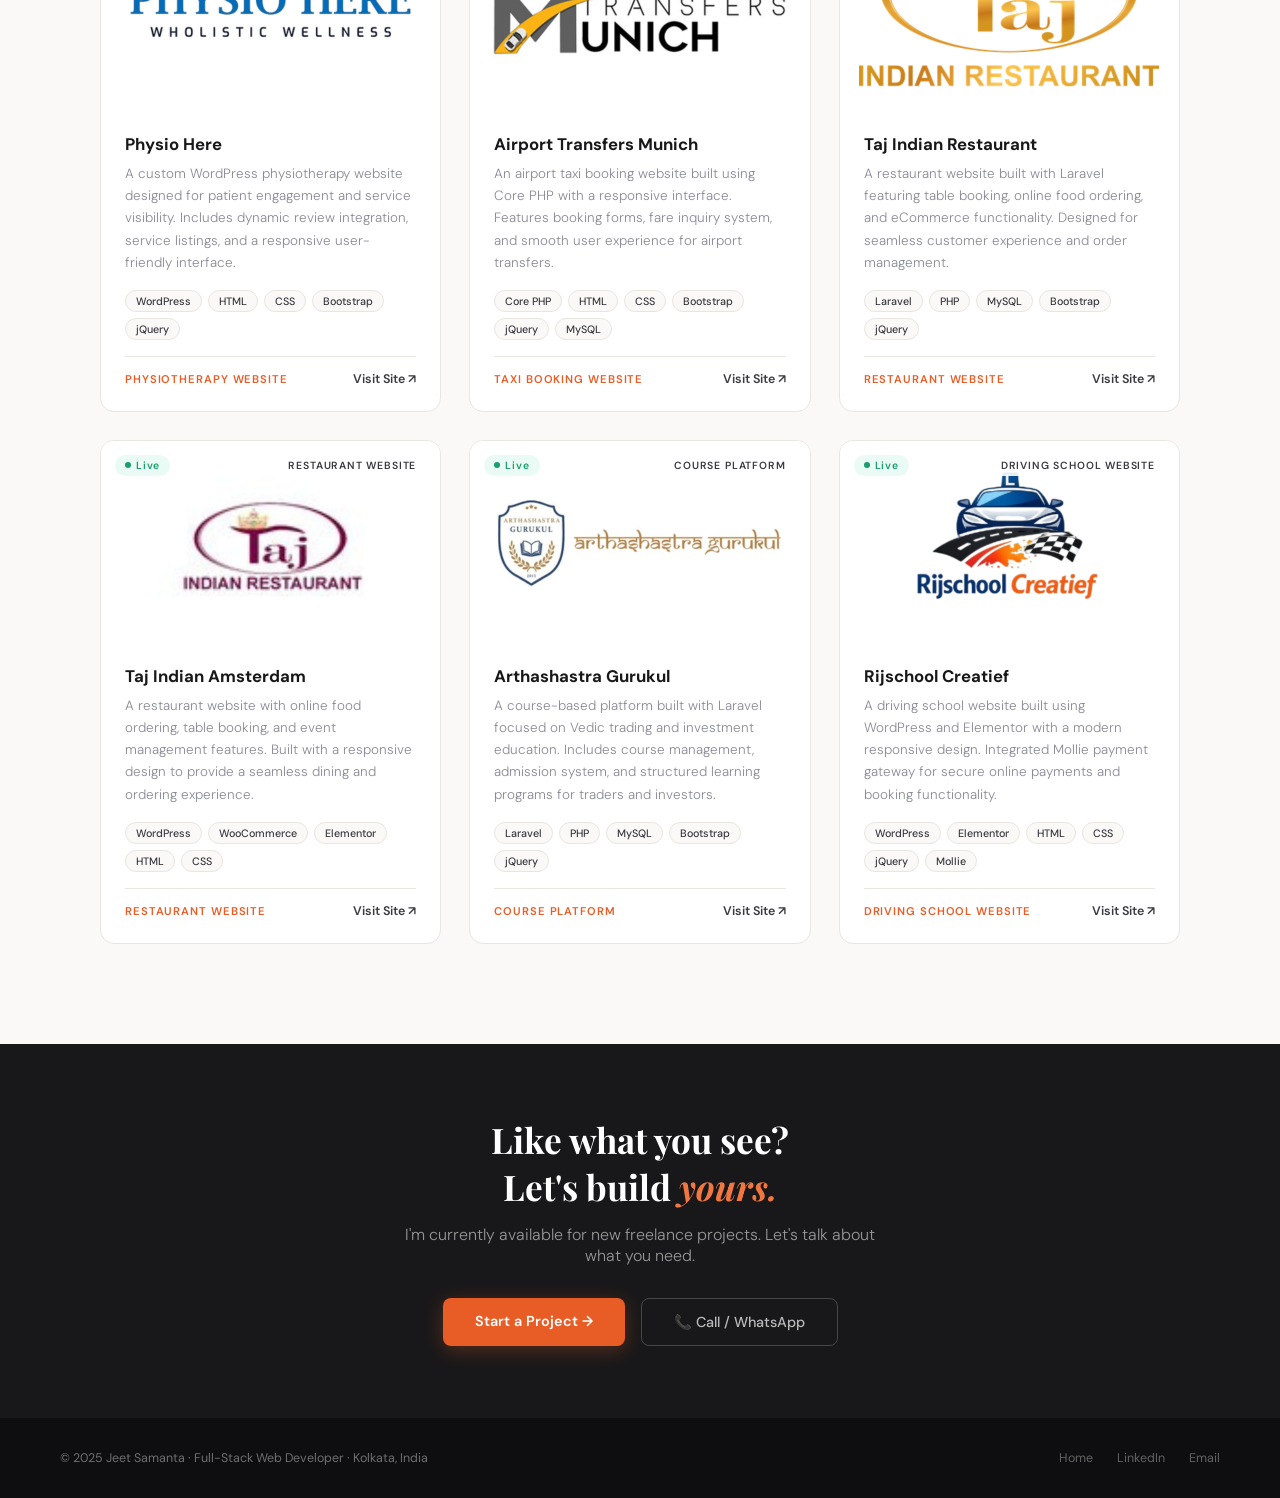
<file: work.html>
<!doctype html>
<html lang="en">
  <head>
    <meta charset="UTF-8" />
    <meta name="viewport" content="width=device-width, initial-scale=1.0" />
    <title>All Projects — Jeet Samanta</title>
    <link rel="preconnect" href="https://fonts.googleapis.com" />
    <link
      href="https://fonts.googleapis.com/css2?family=Playfair+Display:ital,wght@0,600;0,700;1,600&family=DM+Sans:wght@300;400;500;600&display=swap"
      rel="stylesheet"
    />
    <link rel="stylesheet" href="assets/css/work.css" />
  </head>
  <body>
    <!-- NAV -->
    <nav>
      <a href="index.html" class="nav-brand">
        <div class="nav-avatar">J</div>
        <div>
          <div class="nav-name">Jeet Samanta</div>
          <div class="nav-title-small">Full-Stack Web Developer</div>
        </div>
      </a>
      <ul class="nav-links">
        <li><a href="index.html#services">Services</a></li>
        <li><a href="work.html" class="active">Work</a></li>
        <li><a href="index.html#process">Process</a></li>
        <li><a href="index.html#contact-section">Contact</a></li>
      </ul>
      <a href="index.html#contact-section" class="nav-cta">Hire Me →</a>
    </nav>

    <!-- PAGE HEADER -->
    <div class="page-header">
      <div class="breadcrumb">
        <a href="index.html">Home</a> <span>/</span> <span>All Projects</span>
      </div>
      <h1>Projects &amp; Work.</h1>
      <p>
        A selection of websites and web applications I've built for clients
        across eCommerce, travel, education, beauty, hiring, and more.
      </p>
    </div>

    <!-- FILTER -->
    <div class="filter-tabs">
      <button class="filter-btn active" data-filter="all">All Projects</button>
      <button class="filter-btn" data-filter="ecommerce">eCommerce</button>
      <button class="filter-btn" data-filter="wordpress">WordPress</button>
      <button class="filter-btn" data-filter="php">Custom PHP</button>
      <button class="filter-btn" data-filter="laravel">Laravel</button>
      <!-- <button class="filter-btn" data-filter="saas">SaaS / App</button> -->
    </div>

    <!-- PROJECTS -->
    <div class="projects-wrap">
      <div class="projects-grid" id="projectsGrid">
        <!-- 1. Resume Dost -->
        <div class="proj-card fade-up" data-cat="php">
          <div
            class="proj-thumb"
            style="background: linear-gradient(135deg, #fde8dc, #f5c9b0)"
          >
            <img src="assets/images/resumedost.png" alt="" />
            <div class="proj-live-badge">
              <span class="proj-live-dot"></span> Live
            </div>
            <div class="proj-cat-badge">Resume Platform</div>
            <div class="proj-thumb-hover">
              <a
                href="http://resumedost.com"
                target="_blank"
                class="proj-hover-btn"
                >Visit Site ↗</a
              >
            </div>
          </div>
          <div class="proj-body">
            <div class="proj-title">Resume Dost</div>
            <div class="proj-desc">
              A fully custom resume-making website built using Core PHP and
              HTML. Users can build, preview, and download professional resumes
              across multiple templates. Serving thousands of users.
            </div>
            <div class="proj-stack">
              <span class="proj-pill">Core PHP</span
              ><span class="proj-pill">HTML/CSS</span
              ><span class="proj-pill">MySQL</span
              ><span class="proj-pill">jQuery</span>
            </div>
            <div class="proj-footer">
              <span class="proj-cat-label">Resume Platform</span>
              <a href="http://resumedost.com" target="_blank" class="proj-link"
                >Visit Site ↗</a
              >
            </div>
          </div>
        </div>

        <!-- 2. Elite Holiday Trip -->
        <div class="proj-card fade-up fade-up-d1" data-cat="wordpress">
          <div
            class="proj-thumb"
            style="background: linear-gradient(135deg, #dbeeff, #b8d8f8)"
          >
            <img src="assets/images/elite-holiday.png" alt="" />
            <div class="proj-live-badge">
              <span class="proj-live-dot"></span> Live
            </div>
            <div class="proj-cat-badge">Travel</div>
            <div class="proj-thumb-hover">
              <span style="color: #fff; font-size: 0.82rem; font-weight: 500"
                >Travel Booking Website</span
              >
            </div>
          </div>
          <div class="proj-body">
            <div class="proj-title">Elite Holiday Trip</div>
            <div class="proj-desc">
              A fully dynamic WordPress website for a travel company showcasing
              holiday packages, destinations, and an easy booking inquiry
              system. Optimised for mobile and SEO.
            </div>
            <div class="proj-stack">
              <span class="proj-pill">WordPress</span
              ><span class="proj-pill">Bootstrap</span
              ><span class="proj-pill">PHP</span>
            </div>
            <div class="proj-footer">
              <span class="proj-cat-label">Travel & Tourism</span>
              <span
                class="proj-link"
                style="cursor: default; color: var(--muted)"
                >WordPress Site</span
              >
            </div>
          </div>
        </div>

        <!-- 3. A Womens World Beauty -->
        <div class="proj-card fade-up" data-cat="wordpress">
          <div
            class="proj-thumb"
            style="background: linear-gradient(135deg, #fce4ec, #f8bbd0)"
          >
            <img
              src="assets/images/womenbeauty.png"
              alt="A Womens World Beauty"
            />

            <div class="proj-live-badge">
              <span class="proj-live-dot"></span> Live
            </div>

            <div class="proj-cat-badge">Beauty Website</div>

            <div class="proj-thumb-hover">
              <a
                href="https://awomansworldbeauty.com/"
                target="_blank"
                class="proj-hover-btn"
              >
                Visit Site ↗
              </a>
            </div>
          </div>

          <div class="proj-body">
            <div class="proj-title">A Womens World Beauty</div>

            <div class="proj-desc">
              A modern beauty and skincare website built on WordPress. Designed
              with a clean UI, responsive layout, and smooth user experience to
              showcase beauty services and products.
            </div>

            <div class="proj-stack">
              <span class="proj-pill">WordPress</span>
              <span class="proj-pill">HTML</span>
              <span class="proj-pill">Bootstrap</span>
              <span class="proj-pill">jQuery</span>
            </div>

            <div class="proj-footer">
              <span class="proj-cat-label">Beauty Website</span>
              <a
                href="https://awomansworldbeauty.com/"
                target="_blank"
                class="proj-link"
              >
                Visit Site ↗
              </a>
            </div>
          </div>
        </div>

        <!-- 4. Cover Canvas -->
        <div class="proj-card fade-up" data-cat="php">
          <div
            class="proj-thumb"
            style="background: linear-gradient(135deg, #e3f2fd, #bbdefb)"
          >
            <img src="assets/images/covercanvas.png" alt="Cover Canvas" />

            <div class="proj-live-badge">
              <span class="proj-live-dot"></span> Live
            </div>

            <div class="proj-cat-badge">HR Services Platform</div>

            <div class="proj-thumb-hover">
              <a
                href="https://covercanvas.in/"
                target="_blank"
                class="proj-hover-btn"
              >
                Visit Site ↗
              </a>
            </div>
          </div>

          <div class="proj-body">
            <div class="proj-title">Cover Canvas</div>

            <div class="proj-desc">
              A complete HR solutions platform offering hiring, staffing,
              payroll, and resume services. Built with a dynamic system for job
              seekers and recruiters with scalable backend functionality.
            </div>

            <div class="proj-stack">
              <span class="proj-pill">HTML</span>
              <span class="proj-pill">CSS</span>
              <span class="proj-pill">Bootstrap</span>
              <span class="proj-pill">PHP</span>
              <span class="proj-pill">MySQL</span>
              <span class="proj-pill">jQuery</span>
            </div>

            <div class="proj-footer">
              <span class="proj-cat-label">HR Services Platform</span>
              <a
                href="https://covercanvas.in/"
                target="_blank"
                class="proj-link"
              >
                Visit Site ↗
              </a>
            </div>
          </div>
        </div>

        <!-- Hind Terminals -->
        <div class="proj-card fade-up" data-cat="laravel">
          <div
            class="proj-thumb"
            style="background: linear-gradient(135deg, #e8f5e9, #c8e6c9)"
          >
            <img src="assets/images/hindterminal.png" alt="Hind Terminals" />

            <div class="proj-live-badge">
              <span class="proj-live-dot"></span> Live
            </div>

            <div class="proj-cat-badge">Logistics Platform</div>

            <div class="proj-thumb-hover">
              <a
                href="https://www.hindterminals.com/"
                target="_blank"
                class="proj-hover-btn"
              >
                Visit Site ↗
              </a>
            </div>
          </div>

          <div class="proj-body">
            <div class="proj-title">Hind Terminals</div>

            <div class="proj-desc">
              A large-scale logistics and transportation platform providing
              container freight, warehousing, rail and road transport, and
              integrated supply chain solutions across India.
            </div>

            <div class="proj-stack">
              <span class="proj-pill">Laravel</span>
              <span class="proj-pill">PHP</span>
              <span class="proj-pill">MySQL</span>
              <span class="proj-pill">Bootstrap</span>
              <span class="proj-pill">jQuery</span>
            </div>

            <div class="proj-footer">
              <span class="proj-cat-label">Logistics Platform</span>
              <a
                href="https://www.hindterminals.com/"
                target="_blank"
                class="proj-link"
              >
                Visit Site ↗
              </a>
            </div>
          </div>
        </div>
        <!-- PBYUVO -->
        <div class="proj-card fade-up" data-cat="php">
          <div
            class="proj-thumb"
            style="background: linear-gradient(135deg, #fff3e0, #ffe0b2)"
          >
            <img src="assets/images/pvyubo.png" alt="PBYUVO" />

            <div class="proj-live-badge">
              <span class="proj-live-dot"></span> Live
            </div>

            <div class="proj-cat-badge">Coaching Platform</div>

            <div class="proj-thumb-hover">
              <a
                href="https://pbyuvo.com/"
                target="_blank"
                class="proj-hover-btn"
              >
                Visit Site ↗
              </a>
            </div>
          </div>

          <div class="proj-body">
            <div class="proj-title">PBYUVO</div>

            <div class="proj-desc">
              A coaching-based website built using Core PHP with a responsive
              frontend. Includes course details, student interaction features,
              and SMTP email integration for inquiries and communication.
            </div>

            <div class="proj-stack">
              <span class="proj-pill">Core PHP</span>
              <span class="proj-pill">HTML</span>
              <span class="proj-pill">CSS</span>
              <span class="proj-pill">Bootstrap</span>
              <span class="proj-pill">jQuery</span>
              <span class="proj-pill">SMTP</span>
            </div>

            <div class="proj-footer">
              <span class="proj-cat-label">Coaching Platform</span>
              <a href="https://pbyuvo.com/" target="_blank" class="proj-link">
                Visit Site ↗
              </a>
            </div>
          </div>
        </div>

        <!-- physio here -->
        <div class="proj-card fade-up" data-cat="wordpress">
          <div
            class="proj-thumb"
            style="background: linear-gradient(135deg, #e0f7fa, #b2ebf2)"
          >
            <img src="assets/images/physiohere.png" alt="Physio Here" />

            <div class="proj-live-badge">
              <span class="proj-live-dot"></span> Live
            </div>

            <div class="proj-cat-badge">Physiotherapy Website</div>

            <div class="proj-thumb-hover">
              <a
                href="http://physiohere.ca/"
                target="_blank"
                class="proj-hover-btn"
              >
                Visit Site ↗
              </a>
            </div>
          </div>

          <div class="proj-body">
            <div class="proj-title">Physio Here</div>

            <div class="proj-desc">
              A custom WordPress physiotherapy website designed for patient
              engagement and service visibility. Includes dynamic review
              integration, service listings, and a responsive user-friendly
              interface.
            </div>

            <div class="proj-stack">
              <span class="proj-pill">WordPress</span>
              <span class="proj-pill">HTML</span>
              <span class="proj-pill">CSS</span>
              <span class="proj-pill">Bootstrap</span>
              <span class="proj-pill">jQuery</span>
            </div>

            <div class="proj-footer">
              <span class="proj-cat-label">Physiotherapy Website</span>
              <a href="http://physiohere.ca/" target="_blank" class="proj-link">
                Visit Site ↗
              </a>
            </div>
          </div>
        </div>

        <!-- Airport Service -->

        <div class="proj-card fade-up" data-cat="php">
          <div
            class="proj-thumb"
            style="background: linear-gradient(135deg, #e3f2fd, #90caf9)"
          >
            <img
              src="assets/images/airport_service.png"
              alt="Airport Transfers Munich"
            />

            <div class="proj-live-badge">
              <span class="proj-live-dot"></span> Live
            </div>

            <div class="proj-cat-badge">Taxi Booking Website</div>

            <div class="proj-thumb-hover">
              <a
                href="http://airporttransfersmunich.com/"
                target="_blank"
                class="proj-hover-btn"
              >
                Visit Site ↗
              </a>
            </div>
          </div>

          <div class="proj-body">
            <div class="proj-title">Airport Transfers Munich</div>

            <div class="proj-desc">
              An airport taxi booking website built using Core PHP with a
              responsive interface. Features booking forms, fare inquiry system,
              and smooth user experience for airport transfers.
            </div>

            <div class="proj-stack">
              <span class="proj-pill">Core PHP</span>
              <span class="proj-pill">HTML</span>
              <span class="proj-pill">CSS</span>
              <span class="proj-pill">Bootstrap</span>
              <span class="proj-pill">jQuery</span>
              <span class="proj-pill">MySQL</span>
            </div>

            <div class="proj-footer">
              <span class="proj-cat-label">Taxi Booking Website</span>
              <a
                href="http://airporttransfersmunich.com/"
                target="_blank"
                class="proj-link"
              >
                Visit Site ↗
              </a>
            </div>
          </div>
        </div>

        <!-- Taj India Laravel -->
        <div class="proj-card fade-up" data-cat="laravel">
          <div
            class="proj-thumb"
            style="background: linear-gradient(135deg, #fff8e1, #ffe082)"
          >
            <img
              src="assets/images/tajindialaravel.png"
              alt="Taj Indian Restaurant"
            />

            <div class="proj-live-badge">
              <span class="proj-live-dot"></span> Live
            </div>

            <div class="proj-cat-badge">Restaurant Website</div>

            <div class="proj-thumb-hover">
              <a
                href="https://taj-indian-restaurant.nl/"
                target="_blank"
                class="proj-hover-btn"
              >
                Visit Site ↗
              </a>
            </div>
          </div>

          <div class="proj-body">
            <div class="proj-title">Taj Indian Restaurant</div>

            <div class="proj-desc">
              A restaurant website built with Laravel featuring table booking,
              online food ordering, and eCommerce functionality. Designed for
              seamless customer experience and order management.
            </div>

            <div class="proj-stack">
              <span class="proj-pill">Laravel</span>
              <span class="proj-pill">PHP</span>
              <span class="proj-pill">MySQL</span>
              <span class="proj-pill">Bootstrap</span>
              <span class="proj-pill">jQuery</span>
            </div>

            <div class="proj-footer">
              <span class="proj-cat-label">Restaurant Website</span>
              <a
                href="https://taj-indian-restaurant.nl/"
                target="_blank"
                class="proj-link"
              >
                Visit Site ↗
              </a>
            </div>
          </div>
        </div>

        <!-- Taj India WordPress -->
        <div class="proj-card fade-up" data-cat="wordpress">
          <div
            class="proj-thumb"
            style="background: linear-gradient(135deg, #fff3e0, #ffcc80)"
          >
            <img
              src="assets/images/tajWordpress.png"
              alt="Taj Indian Amsterdam"
            />

            <div class="proj-live-badge">
              <span class="proj-live-dot"></span> Live
            </div>

            <div class="proj-cat-badge">Restaurant Website</div>

            <div class="proj-thumb-hover">
              <a
                href="https://www.tajindian.nl/"
                target="_blank"
                class="proj-hover-btn"
              >
                Visit Site ↗
              </a>
            </div>
          </div>

          <div class="proj-body">
            <div class="proj-title">Taj Indian Amsterdam</div>

            <div class="proj-desc">
              A restaurant website with online food ordering, table booking, and
              event management features. Built with a responsive design to
              provide a seamless dining and ordering experience.
            </div>

            <div class="proj-stack">
              <span class="proj-pill">WordPress</span>
              <span class="proj-pill">WooCommerce</span>
              <span class="proj-pill">Elementor</span>
              <span class="proj-pill">HTML</span>
              <span class="proj-pill">CSS</span>
            </div>

            <div class="proj-footer">
              <span class="proj-cat-label">Restaurant Website</span>
              <a
                href="https://www.tajindian.nl/"
                target="_blank"
                class="proj-link"
              >
                Visit Site ↗
              </a>
            </div>
          </div>
        </div>
        <!-- Arthashastra Gurukul -->
        <div class="proj-card fade-up" data-cat="laravel">
          <div
            class="proj-thumb"
            style="background: linear-gradient(135deg, #ede7f6, #d1c4e9)"
          >
            <img
              src="assets/images/arthashastra.png"
              alt="Arthashastra Gurukul"
            />

            <div class="proj-live-badge">
              <span class="proj-live-dot"></span> Live
            </div>

            <div class="proj-cat-badge">Course Platform</div>

            <div class="proj-thumb-hover">
              <a
                href="https://www.arthashastragurukul.com/"
                target="_blank"
                class="proj-hover-btn"
              >
                Visit Site ↗
              </a>
            </div>
          </div>

          <div class="proj-body">
            <div class="proj-title">Arthashastra Gurukul</div>

            <div class="proj-desc">
              A course-based platform built with Laravel focused on Vedic
              trading and investment education. Includes course management,
              admission system, and structured learning programs for traders and
              investors.
            </div>

            <div class="proj-stack">
              <span class="proj-pill">Laravel</span>
              <span class="proj-pill">PHP</span>
              <span class="proj-pill">MySQL</span>
              <span class="proj-pill">Bootstrap</span>
              <span class="proj-pill">jQuery</span>
            </div>

            <div class="proj-footer">
              <span class="proj-cat-label">Course Platform</span>
              <a
                href="https://www.arthashastragurukul.com/"
                target="_blank"
                class="proj-link"
              >
                Visit Site ↗
              </a>
            </div>
          </div>
        </div>

        <!-- Rijschool Creatief -->

        <div class="proj-card fade-up" data-cat="wordpress">
          <div
            class="proj-thumb"
            style="background: linear-gradient(135deg, #e0f2f1, #b2dfdb)"
          >
            <img src="assets/images/rjschool.png" alt="Rijschool Creatief" />

            <div class="proj-live-badge">
              <span class="proj-live-dot"></span> Live
            </div>

            <div class="proj-cat-badge">Driving School Website</div>

            <div class="proj-thumb-hover">
              <a
                href="https://rijschoolcreatief.nl/"
                target="_blank"
                class="proj-hover-btn"
              >
                Visit Site ↗
              </a>
            </div>
          </div>

          <div class="proj-body">
            <div class="proj-title">Rijschool Creatief</div>

            <div class="proj-desc">
              A driving school website built using WordPress and Elementor with
              a modern responsive design. Integrated Mollie payment gateway for
              secure online payments and booking functionality.
            </div>

            <div class="proj-stack">
              <span class="proj-pill">WordPress</span>
              <span class="proj-pill">Elementor</span>
              <span class="proj-pill">HTML</span>
              <span class="proj-pill">CSS</span>
              <span class="proj-pill">jQuery</span>
              <span class="proj-pill">Mollie</span>
            </div>

            <div class="proj-footer">
              <span class="proj-cat-label">Driving School Website</span>
              <a
                href="https://rijschoolcreatief.nl/"
                target="_blank"
                class="proj-link"
              >
                Visit Site ↗
              </a>
            </div>
          </div>
        </div>
      </div>
      <div class="empty-state" id="emptyState">
        <h3>No projects in this category yet.</h3>
        <p>
          Try a different filter, or
          <a href="index.html#contact-section" style="color: var(--accent)"
            >contact me</a
          >
          to discuss your project.
        </p>
      </div>
    </div>

    <!-- CTA STRIP -->
    <div class="cta-strip">
      <h2>Like what you see?<br />Let's build <em>yours.</em></h2>
      <p>
        I'm currently available for new freelance projects. Let's talk about
        what you need.
      </p>
      <div class="cta-strip-btns">
        <a href="index.html#contact-section" class="btn-cta-main"
          >Start a Project →</a
        >
        <a href="tel:+916289762156" class="btn-cta-ghost">📞 Call / WhatsApp</a>
      </div>
    </div>

    <!-- FOOTER -->
    <footer>
      <p>© 2025 Jeet Samanta · Full-Stack Web Developer · Kolkata, India</p>
      <div class="footer-right">
        <a href="index.html">Home</a>
        <a
          href="https://www.linkedin.com/in/jeet-samanta-642195305/"
          target="_blank"
          >LinkedIn</a
        >
        <a href="mailto:jeetsamanta2004@gmail.com">Email</a>
      </div>
    </footer>

    <script>
      // Filter
      const btns = document.querySelectorAll(".filter-btn");
      const cards = document.querySelectorAll(".proj-card");
      const empty = document.getElementById("emptyState");

      btns.forEach((btn) => {
        btn.addEventListener("click", () => {
          btns.forEach((b) => b.classList.remove("active"));
          btn.classList.add("active");
          const f = btn.dataset.filter;
          let visible = 0;
          cards.forEach((card) => {
            const cats = card.dataset.cat || "";
            const show = f === "all" || cats.includes(f);
            card.style.display = show ? "flex" : "none";
            if (show) visible++;
          });
          empty.classList.toggle("show", visible === 0);
        });
      });

      // Scroll reveal
      const observer = new IntersectionObserver(
        (entries) => {
          entries.forEach((e) => {
            if (e.isIntersecting) e.target.classList.add("visible");
          });
        },
        { threshold: 0.08 },
      );
      document
        .querySelectorAll(".fade-up")
        .forEach((el) => observer.observe(el));
    </script>
  </body>
</html>
</file>
<file: assets/css/main.css>
:root {
  --bg: #faf9f7;
  --white: #ffffff;
  --ink: #18181a;
  --ink2: #3a3a40;
  --muted: #8a8a96;
  --line: #e8e6e1;
  --accent: #e85d26;
  --accent2: #f07840;
  --accent-light: #fff1ec;
  --green: #1a9e6e;
  --green-light: #eafaf4;
  --card: #ffffff;
  --serif: "Playfair Display", Georgia, serif;
  --sans: "DM Sans", sans-serif;
  --shadow: 0 2px 20px rgba(0, 0, 0, 0.07);
  --shadow-lg: 0 8px 48px rgba(0, 0, 0, 0.11);
}
*,
*::before,
*::after {
  box-sizing: border-box;
  margin: 0;
  padding: 0;
}
html {
  scroll-behavior: smooth;
}
body {
  background: var(--bg);
  color: var(--ink);
  font-family: var(--sans);
  overflow-x: hidden;
}

/* ── NAV ── */
nav {
  position: fixed;
  top: 0;
  left: 0;
  right: 0;
  z-index: 100;
  background: rgba(250, 249, 247, 0.92);
  backdrop-filter: blur(12px);
  border-bottom: 1px solid var(--line);
  display: flex;
  align-items: center;
  justify-content: space-between;
  padding: 0 60px;
  height: 68px;
}
.nav-brand {
  display: flex;
  align-items: center;
  gap: 12px;
  text-decoration: none;
}
.nav-avatar {
  width: 36px;
  height: 36px;
  border-radius: 50%;
  background: var(--accent);
  color: #fff;
  font-family: var(--serif);
  font-size: 1rem;
  font-weight: 700;
  display: flex;
  align-items: center;
  justify-content: center;
  flex-shrink: 0;
}
.nav-name {
  font-size: 0.95rem;
  font-weight: 600;
  color: var(--ink);
}
.nav-title-small {
  font-size: 0.72rem;
  color: var(--muted);
  margin-top: 1px;
}
.nav-links {
  display: flex;
  gap: 32px;
  list-style: none;
}
.nav-links a {
  font-size: 0.85rem;
  font-weight: 500;
  color: var(--ink2);
  text-decoration: none;
  transition: color 0.2s;
}
.nav-links a:hover {
  color: var(--accent);
}
.nav-cta {
  background: var(--accent);
  color: #fff;
  padding: 10px 24px;
  border-radius: 6px;
  font-size: 0.85rem;
  font-weight: 600;
  text-decoration: none;
  transition:
    background 0.2s,
    transform 0.15s;
  white-space: nowrap;
}
.nav-cta:hover {
  background: var(--accent2);
  transform: translateY(-1px);
}

/* ── HERO ── */
#hero {
  padding: 140px 60px 100px;
  display: grid;
  grid-template-columns: 1fr 420px;
  gap: 80px;
  align-items: center;
  max-width: 1200px;
  margin: 0 auto;
}
.hero-eyebrow {
  display: inline-flex;
  align-items: center;
  gap: 8px;
  background: var(--green-light);
  color: var(--green);
  font-size: 0.75rem;
  font-weight: 600;
  padding: 6px 14px;
  border-radius: 100px;
  margin-bottom: 24px;
  letter-spacing: 0.04em;
}
.hero-eyebrow span {
  width: 7px;
  height: 7px;
  background: var(--green);
  border-radius: 50%;
  animation: blink 2s infinite;
}
@keyframes blink {
  0%,
  100% {
    opacity: 1;
  }
  50% {
    opacity: 0.3;
  }
}
.hero-h1 {
  font-family: var(--serif);
  font-size: clamp(2.6rem, 4.5vw, 3.8rem);
  font-weight: 700;
  line-height: 1.12;
  color: var(--ink);
  margin-bottom: 20px;
}
.hero-h1 em {
  color: var(--accent);
  font-style: italic;
}
.hero-p {
  font-size: 1.05rem;
  line-height: 1.75;
  color: var(--ink2);
  max-width: 500px;
  margin-bottom: 36px;
  font-weight: 300;
}
.hero-actions {
  display: flex;
  align-items: center;
  gap: 16px;
  flex-wrap: wrap;
}
.btn-main {
  background: var(--accent);
  color: #fff;
  padding: 14px 32px;
  border-radius: 8px;
  font-size: 0.9rem;
  font-weight: 600;
  text-decoration: none;
  transition:
    background 0.2s,
    transform 0.15s,
    box-shadow 0.2s;
  box-shadow: 0 4px 16px rgba(232, 93, 38, 0.25);
}
.btn-main:hover {
  background: var(--accent2);
  transform: translateY(-2px);
  box-shadow: 0 8px 24px rgba(232, 93, 38, 0.3);
}
.btn-ghost {
  background: transparent;
  color: var(--ink);
  padding: 14px 28px;
  border-radius: 8px;
  font-size: 0.9rem;
  font-weight: 500;
  text-decoration: none;
  border: 1.5px solid var(--line);
  transition:
    border-color 0.2s,
    color 0.2s;
}
.btn-ghost:hover {
  border-color: var(--accent);
  color: var(--accent);
}
.hero-trust {
  margin-top: 48px;
  display: flex;
  align-items: center;
  gap: 20px;
  flex-wrap: wrap;
}
.hero-trust-label {
  font-size: 0.78rem;
  color: var(--muted);
  font-weight: 500;
}
.trust-pills {
  display: flex;
  gap: 8px;
  flex-wrap: wrap;
}
.trust-pill {
  background: var(--white);
  border: 1px solid var(--line);
  border-radius: 100px;
  padding: 5px 14px;
  font-size: 0.75rem;
  font-weight: 500;
  color: var(--ink2);
}
/* Hero right — photo + stat cards */
.hero-right {
  position: relative;
}
.hero-photo-box {
  width: 100%;
  height: 460px;
  background: linear-gradient(145deg, #f0ece4, #e8e2d8);
  border-radius: 16px;
  overflow: hidden;
  position: relative;
  display: flex;
  align-items: center;
  justify-content: center;
}
.hero-photo-box img {
  width: 100%;
  height: 100%;
  object-fit: cover;
}
.hero-photo-placeholder {
  display: flex;
  flex-direction: column;
  align-items: center;
  gap: 12px;
}
.hero-photo-placeholder svg {
  opacity: 0.3;
}
.hero-photo-placeholder p {
  font-size: 0.75rem;
  color: var(--muted);
  text-align: center;
}
.hero-badge {
  position: absolute;
  bottom: 20px;
  left: 20px;
  right: 20px;
  background: rgba(255, 255, 255, 0.95);
  backdrop-filter: blur(8px);
  border-radius: 10px;
  padding: 14px 18px;
  display: flex;
  align-items: center;
  justify-content: space-between;
  box-shadow: var(--shadow);
}
.hero-badge-text {
  font-size: 0.82rem;
  font-weight: 600;
  color: var(--ink);
}
.hero-badge-sub {
  font-size: 0.72rem;
  color: var(--muted);
  margin-top: 2px;
}
.hero-badge-dot {
  width: 10px;
  height: 10px;
  background: var(--green);
  border-radius: 50%;
  animation: blink 2s infinite;
}
.stat-float {
  position: absolute;
  background: var(--white);
  border-radius: 10px;
  padding: 12px 18px;
  box-shadow: var(--shadow-lg);
  animation: float 4s ease-in-out infinite;
}
.stat-float.one {
  top: 24px;
  right: -20px;
  animation-delay: 0s;
}
.stat-float.two {
  top: 170px;
  right: -28px;
  animation-delay: 1.5s;
}
.stat-num-f {
  font-family: var(--serif);
  font-size: 1.5rem;
  font-weight: 700;
  color: var(--accent);
  line-height: 1;
}
.stat-lbl-f {
  font-size: 0.68rem;
  color: var(--muted);
  font-weight: 500;
  margin-top: 2px;
}
@keyframes float {
  0%,
  100% {
    transform: translateY(0);
  }
  50% {
    transform: translateY(-8px);
  }
}

/* ── DIVIDER ── */
.divider {
  height: 1px;
  background: var(--line);
  margin: 0 60px;
}

/* ── SECTION ── */
.section {
  padding: 100px 60px;
  max-width: 1200px;
  margin: 0 auto;
}
.section-label {
  display: flex;
  align-items: center;
  gap: 12px;
  font-size: 0.72rem;
  font-weight: 600;
  letter-spacing: 0.12em;
  text-transform: uppercase;
  color: var(--accent);
  margin-bottom: 16px;
}
.section-label::after {
  content: "";
  flex: 1;
  max-width: 40px;
  height: 1.5px;
  background: var(--accent);
  border-radius: 2px;
}
.section-h2 {
  font-family: var(--serif);
  font-size: clamp(1.8rem, 3vw, 2.8rem);
  font-weight: 700;
  color: var(--ink);
  line-height: 1.2;
  margin-bottom: 16px;
}
.section-sub {
  font-size: 1rem;
  color: var(--muted);
  max-width: 520px;
  line-height: 1.7;
  margin-bottom: 56px;
  font-weight: 300;
}

/* ── SERVICES ── */
.services-grid {
  display: grid;
  grid-template-columns: repeat(3, 1fr);
  gap: 24px;
}
.svc-card {
  background: var(--white);
  border: 1px solid var(--line);
  border-radius: 12px;
  padding: 32px 28px;
  transition:
    box-shadow 0.25s,
    transform 0.25s,
    border-color 0.25s;
  position: relative;
  overflow: hidden;
}
.svc-card:hover {
  box-shadow: var(--shadow-lg);
  transform: translateY(-4px);
  border-color: var(--accent);
}
.svc-icon {
  width: 48px;
  height: 48px;
  background: var(--accent-light);
  border-radius: 10px;
  display: flex;
  align-items: center;
  justify-content: center;
  font-size: 1.4rem;
  margin-bottom: 20px;
}
.svc-title {
  font-size: 1.05rem;
  font-weight: 600;
  margin-bottom: 10px;
  color: var(--ink);
}
.svc-desc {
  font-size: 0.875rem;
  color: var(--muted);
  line-height: 1.7;
  font-weight: 300;
}
.svc-tags {
  display: flex;
  flex-wrap: wrap;
  gap: 6px;
  margin-top: 18px;
}
.svc-tag {
  font-size: 0.68rem;
  font-weight: 500;
  color: var(--ink2);
  background: var(--bg);
  border: 1px solid var(--line);
  border-radius: 100px;
  padding: 3px 10px;
}

/* ── WORK GRID ── */
.work-header {
  display: flex;
  align-items: flex-end;
  justify-content: space-between;
  margin-bottom: 40px;
}
.view-all {
  font-size: 0.85rem;
  font-weight: 600;
  color: var(--accent);
  text-decoration: none;
  display: flex;
  align-items: center;
  gap: 6px;
  transition: gap 0.2s;
}
.view-all:hover {
  gap: 10px;
}
.work-grid {
  display: grid;
  grid-template-columns: repeat(3, 1fr);
  gap: 24px;
}
.work-card {
  background: var(--white);
  border: 1px solid var(--line);
  border-radius: 12px;
  overflow: hidden;
  transition:
    box-shadow 0.25s,
    transform 0.25s;
  text-decoration: none;
  color: inherit;
  display: block;
}
.work-card:hover {
  box-shadow: var(--shadow-lg);
  transform: translateY(-4px);
}
.work-thumb {
  height: 190px;
  background: linear-gradient(135deg, #f0ece4 0%, #e0dbd0 100%);
  display: flex;
  align-items: center;
  justify-content: center;
  position: relative;
  overflow: hidden;
}
.work-thumb-icon {
  font-size: 2.5rem;
  opacity: 0.35;
}
.work-thumb-overlay {
  position: absolute;
  inset: 0;
  background: rgba(232, 93, 38, 0.85);
  display: flex;
  align-items: center;
  justify-content: center;
  opacity: 0;
  transition: opacity 0.25s;
}
.work-card:hover .work-thumb-overlay {
  opacity: 1;
}
.work-overlay-text {
  color: #fff;
  font-size: 0.85rem;
  font-weight: 600;
  letter-spacing: 0.06em;
}
.work-body {
  padding: 22px 24px;
}
.work-cat {
  font-size: 0.68rem;
  font-weight: 600;
  letter-spacing: 0.1em;
  text-transform: uppercase;
  color: var(--accent);
  margin-bottom: 6px;
}
.work-title {
  font-size: 1rem;
  font-weight: 600;
  color: var(--ink);
  margin-bottom: 8px;
}
.work-desc {
  font-size: 0.82rem;
  color: var(--muted);
  line-height: 1.6;
  font-weight: 300;
}
.work-stack {
  display: flex;
  gap: 6px;
  flex-wrap: wrap;
  margin-top: 14px;
}
.work-pill {
  font-size: 0.67rem;
  font-weight: 500;
  color: var(--ink2);
  background: var(--bg);
  border: 1px solid var(--line);
  border-radius: 100px;
  padding: 3px 10px;
}

/* ── WHY HIRE ── */
.why-grid {
  display: grid;
  grid-template-columns: 1fr 1fr;
  gap: 48px;
  align-items: center;
}
.why-list {
  display: flex;
  flex-direction: column;
  gap: 24px;
}
.why-item {
  display: flex;
  gap: 18px;
  align-items: flex-start;
}
.why-num {
  font-family: var(--serif);
  font-size: 1.6rem;
  font-weight: 700;
  color: var(--accent);
  line-height: 1;
  flex-shrink: 0;
  width: 36px;
}
.why-text h4 {
  font-size: 0.95rem;
  font-weight: 600;
  margin-bottom: 5px;
}
.why-text p {
  font-size: 0.85rem;
  color: var(--muted);
  line-height: 1.65;
  font-weight: 300;
}
.why-right {
  background: var(--ink);
  border-radius: 16px;
  padding: 40px;
  color: #fff;
}
.why-right h3 {
  font-family: var(--serif);
  font-size: 1.6rem;
  margin-bottom: 12px;
}
.why-right p {
  font-size: 0.9rem;
  color: rgba(255, 255, 255, 0.6);
  line-height: 1.7;
  margin-bottom: 28px;
  font-weight: 300;
}
.why-stats {
  display: grid;
  grid-template-columns: 1fr 1fr;
  gap: 20px;
  margin-bottom: 32px;
}
.why-stat-num {
  font-family: var(--serif);
  font-size: 2rem;
  font-weight: 700;
  color: var(--accent2);
}
.why-stat-lbl {
  font-size: 0.75rem;
  color: rgba(255, 255, 255, 0.5);
  margin-top: 2px;
}
.btn-white {
  background: #fff;
  color: var(--ink);
  padding: 13px 28px;
  border-radius: 8px;
  font-size: 0.875rem;
  font-weight: 600;
  text-decoration: none;
  display: inline-block;
  transition:
    background 0.2s,
    transform 0.15s;
}
.btn-white:hover {
  background: var(--accent-light);
  transform: translateY(-1px);
}
/* ── FLOATING WHATSAPP ── */
.floating-whatsapp {
  position: fixed;
  bottom: 30px;
  right: 30px;
  width: 60px;
  height: 60px;
  background: #25d366;
  border-radius: 50%;
  display: flex;
  align-items: center;
  justify-content: center;
  cursor: pointer;
  box-shadow: 0 4px 16px rgba(37, 211, 102, 0.3);
  transition: all 0.3s;
  z-index: 99;
  text-decoration: none;
}
.floating-whatsapp:hover {
  transform: scale(1.1);
  box-shadow: 0 8px 24px rgba(37, 211, 102, 0.4);
}
.floating-whatsapp i {
  color: #fff;
  font-size: 1.8rem;
}

/* ── PROCESS ── */
.process-row {
  display: grid;
  grid-template-columns: repeat(4, 1fr);
  gap: 0;
  position: relative;
}
.process-row::before {
  content: "";
  position: absolute;
  top: 28px;
  left: 10%;
  right: 10%;
  height: 1px;
  background: repeating-linear-gradient(
    90deg,
    var(--line) 0,
    var(--line) 8px,
    transparent 8px,
    transparent 16px
  );
  z-index: 0;
}
.process-step {
  text-align: center;
  padding: 0 16px;
  position: relative;
  z-index: 1;
}
.process-circle {
  width: 56px;
  height: 56px;
  background: var(--white);
  border: 2px solid var(--accent);
  border-radius: 50%;
  display: flex;
  align-items: center;
  justify-content: center;
  margin: 0 auto 20px;
  font-family: var(--serif);
  font-size: 1.1rem;
  font-weight: 700;
  color: var(--accent);
}
.process-title {
  font-size: 0.9rem;
  font-weight: 600;
  margin-bottom: 8px;
}
.process-desc {
  font-size: 0.78rem;
  color: var(--muted);
  line-height: 1.6;
  font-weight: 300;
}

/* ── CONTACT ── */
#contact-section {
  background: var(--white);
  border-top: 1px solid var(--line);
  border-bottom: 1px solid var(--line);
}
.contact-inner {
  max-width: 1200px;
  margin: 0 auto;
  padding: 100px 60px;
  display: grid;
  grid-template-columns: 1fr 1.1fr;
  gap: 80px;
  align-items: start;
}
.contact-left h2 {
  font-family: var(--serif);
  font-size: 2.4rem;
  line-height: 1.2;
  margin-bottom: 16px;
}
.contact-left h2 em {
  color: var(--accent);
  font-style: italic;
}
.contact-left p {
  color: var(--muted);
  line-height: 1.75;
  margin-bottom: 36px;
  font-weight: 300;
}
.contact-info {
  display: flex;
  flex-direction: column;
  gap: 16px;
}
.cinfo-row {
  display: flex;
  align-items: center;
  gap: 14px;
}
.cinfo-icon {
  width: 40px;
  height: 40px;
  background: var(--accent-light);
  border-radius: 8px;
  display: flex;
  align-items: center;
  justify-content: center;
  font-size: 1rem;
  flex-shrink: 0;
}
.cinfo-label {
  font-size: 0.72rem;
  color: var(--muted);
  font-weight: 500;
}
.cinfo-val {
  font-size: 0.9rem;
  font-weight: 600;
  color: var(--ink);
  text-decoration: none;
}
.cinfo-val:hover {
  color: var(--accent);
}
/* Form */
.cf {
  display: flex;
  flex-direction: column;
  gap: 18px;
}
.cf-row {
  display: grid;
  grid-template-columns: 1fr 1fr;
  gap: 16px;
}
.cf label {
  display: block;
  font-size: 0.75rem;
  font-weight: 600;
  color: var(--ink2);
  margin-bottom: 7px;
  letter-spacing: 0.04em;
}
.cf input,
.cf select,
.cf textarea {
  width: 100%;
  padding: 12px 16px;
  border: 1.5px solid var(--line);
  border-radius: 8px;
  font-family: var(--sans);
  font-size: 0.875rem;
  color: var(--ink);
  background: var(--bg);
  outline: none;
  transition:
    border-color 0.2s,
    background 0.2s;
}
.cf input:focus,
.cf select:focus,
.cf textarea:focus {
  border-color: var(--accent);
  background: #fff;
}
.cf textarea {
  height: 120px;
  resize: none;
}
.cf-submit {
  background: var(--accent);
  color: #fff;
  border: none;
  padding: 15px 32px;
  border-radius: 8px;
  font-family: var(--sans);
  font-size: 0.9rem;
  font-weight: 600;
  cursor: pointer;
  width: 100%;
  transition:
    background 0.2s,
    transform 0.15s;
  box-shadow: 0 4px 16px rgba(232, 93, 38, 0.22);
}
.cf-submit:hover {
  background: var(--accent2);
  transform: translateY(-1px);
}
.cf-msg {
  font-size: 0.8rem;
  padding: 10px 14px;
  border-radius: 6px;
  display: none;
}
.cf-msg.success {
  background: var(--green-light);
  color: var(--green);
  display: block;
}
.cf-msg.error {
  background: #fff0f0;
  color: #c0392b;
  display: block;
}

/* ── FOOTER ── */
footer {
  background: var(--ink);
  color: rgba(255, 255, 255, 0.55);
  padding: 40px 60px;
  display: flex;
  align-items: center;
  justify-content: space-between;
}
footer p {
  font-size: 0.78rem;
}
.footer-right {
  display: flex;
  gap: 24px;
}
.footer-right a {
  font-size: 0.78rem;
  color: rgba(255, 255, 255, 0.4);
  text-decoration: none;
  transition: color 0.2s;
}
.footer-right a:hover {
  color: #fff;
}

/* ── ANIMATIONS ── */
.fade-up {
  opacity: 0;
  transform: translateY(28px);
  transition:
    opacity 0.65s ease,
    transform 0.65s ease;
}
.fade-up.visible {
  opacity: 1;
  transform: translateY(0);
}
.fade-up-d1 {
  transition-delay: 0.1s;
}
.fade-up-d2 {
  transition-delay: 0.2s;
}
.fade-up-d3 {
  transition-delay: 0.3s;
}
.fade-up-d4 {
  transition-delay: 0.4s;
}

/* ── RESPONSIVE ── */
@media (max-width: 960px) {
  nav {
    padding: 0 24px;
  }
  .nav-links {
    display: none;
  }
  #hero {
    grid-template-columns: 1fr;
    padding: 110px 24px 60px;
    gap: 40px;
  }
  .hero-right {
    display: none;
  }
  .section {
    padding: 72px 24px;
  }
  .services-grid {
    grid-template-columns: 1fr;
  }
  .work-grid {
    grid-template-columns: 1fr;
  }
  .why-grid {
    grid-template-columns: 1fr;
  }
  .process-row {
    grid-template-columns: 1fr 1fr;
    gap: 32px;
  }
  .process-row::before {
    display: none;
  }
  .contact-inner {
    grid-template-columns: 1fr;
    padding: 60px 24px;
    gap: 48px;
  }
  footer {
    padding: 28px 24px;
    flex-direction: column;
    gap: 12px;
    text-align: center;
  }
  .divider {
    margin: 0 24px;
  }
  .cf-row {
    grid-template-columns: 1fr;
  }
}
</file>
<file: assets/css/work.css>
:root {
  --bg: #faf9f7;
  --white: #ffffff;
  --ink: #18181a;
  --ink2: #3a3a40;
  --muted: #8a8a96;
  --line: #e8e6e1;
  --accent: #e85d26;
  --accent2: #f07840;
  --accent-light: #fff1ec;
  --green: #1a9e6e;
  --green-light: #eafaf4;
  --serif: "Playfair Display", Georgia, serif;
  --sans: "DM Sans", sans-serif;
  --shadow: 0 2px 20px rgba(0, 0, 0, 0.07);
  --shadow-lg: 0 8px 48px rgba(0, 0, 0, 0.11);
}
*,
*::before,
*::after {
  box-sizing: border-box;
  margin: 0;
  padding: 0;
}
html {
  scroll-behavior: smooth;
}
body {
  background: var(--bg);
  color: var(--ink);
  font-family: var(--sans);
  overflow-x: hidden;
}

/* NAV */
nav {
  position: sticky;
  top: 0;
  z-index: 100;
  background: rgba(250, 249, 247, 0.95);
  backdrop-filter: blur(12px);
  border-bottom: 1px solid var(--line);
  display: flex;
  align-items: center;
  justify-content: space-between;
  padding: 0 60px;
  height: 68px;
}
.nav-brand {
  display: flex;
  align-items: center;
  gap: 12px;
  text-decoration: none;
}
.nav-avatar {
  width: 36px;
  height: 36px;
  border-radius: 50%;
  background: var(--accent);
  color: #fff;
  font-family: var(--serif);
  font-size: 1rem;
  font-weight: 700;
  display: flex;
  align-items: center;
  justify-content: center;
}
.nav-name {
  font-size: 0.95rem;
  font-weight: 600;
  color: var(--ink);
}
.nav-title-small {
  font-size: 0.72rem;
  color: var(--muted);
  margin-top: 1px;
}
.nav-links {
  display: flex;
  gap: 32px;
  list-style: none;
}
.nav-links a {
  font-size: 0.85rem;
  font-weight: 500;
  color: var(--ink2);
  text-decoration: none;
  transition: color 0.2s;
}
.nav-links a:hover,
.nav-links a.active {
  color: var(--accent);
}
.nav-cta {
  background: var(--accent);
  color: #fff;
  padding: 10px 24px;
  border-radius: 6px;
  font-size: 0.85rem;
  font-weight: 600;
  text-decoration: none;
  transition: background 0.2s;
}
.nav-cta:hover {
  background: var(--accent2);
}

/* PAGE HEADER */
.page-header {
  background: var(--white);
  border-bottom: 1px solid var(--line);
  padding: 72px 60px 60px;
  max-width: 1200px;
  margin: 0 auto;
}
.breadcrumb {
  display: flex;
  align-items: center;
  gap: 8px;
  font-size: 0.78rem;
  color: var(--muted);
  margin-bottom: 20px;
}
.breadcrumb a {
  color: var(--accent);
  text-decoration: none;
}
.breadcrumb a:hover {
  text-decoration: underline;
}
.page-header h1 {
  font-family: var(--serif);
  font-size: clamp(2rem, 4vw, 3.2rem);
  font-weight: 700;
  color: var(--ink);
  margin-bottom: 14px;
}
.page-header p {
  font-size: 1rem;
  color: var(--muted);
  max-width: 540px;
  line-height: 1.7;
  font-weight: 300;
}
.page-header-row {
  max-width: 1200px;
  margin: 0 auto;
  background: var(--white);
  padding: 0 60px 40px;
  border-bottom: 1px solid var(--line);
}

/* FILTER TABS */
.filter-tabs {
  display: flex;
  gap: 8px;
  flex-wrap: wrap;
  padding: 32px 60px;
  max-width: 1200px;
  margin: 0 auto;
}
.filter-btn {
  padding: 8px 20px;
  border-radius: 100px;
  font-size: 0.8rem;
  font-weight: 500;
  border: 1.5px solid var(--line);
  background: var(--white);
  color: var(--ink2);
  cursor: pointer;
  transition: all 0.2s;
  font-family: var(--sans);
}
.filter-btn:hover {
  border-color: var(--accent);
  color: var(--accent);
}
.filter-btn.active {
  background: var(--accent);
  color: #fff;
  border-color: var(--accent);
}

/* PROJECTS GRID */
.projects-wrap {
  max-width: 1200px;
  margin: 0 auto;
  padding: 0 60px 100px;
}
.projects-grid {
  display: grid;
  grid-template-columns: repeat(3, 1fr);
  gap: 28px;
}

/* PROJECT CARD */
.proj-card {
  background: var(--white);
  border: 1px solid var(--line);
  border-radius: 14px;
  overflow: hidden;
  transition:
    box-shadow 0.25s,
    transform 0.25s;
  display: flex;
  flex-direction: column;
}
.proj-card:hover {
  box-shadow: var(--shadow-lg);
  transform: translateY(-5px);
}
.proj-card[data-hidden="true"] {
  display: none;
}

.proj-thumb {
  height: 200px;
  position: relative;
  overflow: hidden;
  display: flex;
  align-items: center;
  justify-content: center;
}
.proj-thumb-emoji {
  font-size: 3rem;
  opacity: 0.3;
  z-index: 1;
}
.proj-live-badge {
  position: absolute;
  top: 14px;
  left: 14px;
  background: var(--green-light);
  color: var(--green);
  font-size: 0.65rem;
  font-weight: 600;
  letter-spacing: 0.08em;
  padding: 4px 10px;
  border-radius: 100px;
  display: flex;
  align-items: center;
  gap: 5px;
}
.proj-live-dot {
  width: 6px;
  height: 6px;
  background: var(--green);
  border-radius: 50%;
}
.proj-cat-badge {
  position: absolute;
  top: 14px;
  right: 14px;
  background: rgba(255, 255, 255, 0.9);
  color: var(--ink2);
  font-size: 0.65rem;
  font-weight: 600;
  letter-spacing: 0.08em;
  padding: 4px 10px;
  border-radius: 100px;
  text-transform: uppercase;
}
.proj-thumb-hover {
  position: absolute;
  inset: 0;
  background: rgba(232, 93, 38, 0.88);
  display: flex;
  flex-direction: column;
  align-items: center;
  justify-content: center;
  gap: 10px;
  opacity: 0;
  transition: opacity 0.25s;
  z-index: 2;
}
.proj-card:hover .proj-thumb-hover {
  opacity: 1;
}
.proj-hover-btn {
  background: #fff;
  color: var(--accent);
  padding: 9px 22px;
  border-radius: 6px;
  font-size: 0.8rem;
  font-weight: 600;
  text-decoration: none;
}

.proj-body {
  padding: 24px;
  flex: 1;
  display: flex;
  flex-direction: column;
}
.proj-title {
  font-size: 1.05rem;
  font-weight: 700;
  color: var(--ink);
  margin-bottom: 8px;
}
.proj-desc {
  font-size: 0.84rem;
  color: var(--muted);
  line-height: 1.65;
  font-weight: 300;
  flex: 1;
  margin-bottom: 16px;
}
.proj-stack {
  display: flex;
  flex-wrap: wrap;
  gap: 6px;
  margin-bottom: 16px;
}
.proj-pill {
  font-size: 0.67rem;
  font-weight: 500;
  color: var(--ink2);
  background: var(--bg);
  border: 1px solid var(--line);
  border-radius: 100px;
  padding: 3px 10px;
}
.proj-footer {
  border-top: 1px solid var(--line);
  padding-top: 14px;
  margin-top: auto;
  display: flex;
  align-items: center;
  justify-content: space-between;
}
.proj-cat-label {
  font-size: 0.7rem;
  font-weight: 600;
  color: var(--accent);
  text-transform: uppercase;
  letter-spacing: 0.08em;
}
.proj-link {
  font-size: 0.78rem;
  font-weight: 600;
  color: var(--ink2);
  text-decoration: none;
  display: flex;
  align-items: center;
  gap: 4px;
  transition: color 0.2s;
}
.proj-link:hover {
  color: var(--accent);
}

/* EMPTY STATE */
.empty-state {
  text-align: center;
  padding: 80px 0;
  display: none;
}
.empty-state.show {
  display: block;
}
.empty-state h3 {
  font-family: var(--serif);
  font-size: 1.4rem;
  margin-bottom: 8px;
  color: var(--ink2);
}
.empty-state p {
  color: var(--muted);
  font-size: 0.875rem;
}

/* CTA STRIP */
.cta-strip {
  background: var(--ink);
  color: #fff;
  padding: 72px 60px;
  text-align: center;
}
.cta-strip h2 {
  font-family: var(--serif);
  font-size: 2.2rem;
  margin-bottom: 14px;
}
.cta-strip h2 em {
  color: var(--accent2);
  font-style: italic;
}
.cta-strip p {
  color: rgba(255, 255, 255, 0.55);
  font-size: 1rem;
  margin-bottom: 32px;
  font-weight: 300;
  max-width: 480px;
  margin-left: auto;
  margin-right: auto;
}
.cta-strip-btns {
  display: flex;
  gap: 16px;
  justify-content: center;
  flex-wrap: wrap;
}
.btn-cta-main {
  background: var(--accent);
  color: #fff;
  padding: 14px 32px;
  border-radius: 8px;
  font-size: 0.9rem;
  font-weight: 600;
  text-decoration: none;
  transition: background 0.2s;
  box-shadow: 0 4px 20px rgba(232, 93, 38, 0.3);
}
.btn-cta-main:hover {
  background: var(--accent2);
}
.btn-cta-ghost {
  background: transparent;
  color: rgba(255, 255, 255, 0.7);
  padding: 14px 32px;
  border-radius: 8px;
  font-size: 0.9rem;
  font-weight: 500;
  text-decoration: none;
  border: 1.5px solid rgba(255, 255, 255, 0.2);
  transition:
    border-color 0.2s,
    color 0.2s;
}
.btn-cta-ghost:hover {
  border-color: #fff;
  color: #fff;
}

/* FOOTER */
footer {
  background: #0e0e10;
  color: rgba(255, 255, 255, 0.4);
  padding: 32px 60px;
  display: flex;
  align-items: center;
  justify-content: space-between;
}
footer p {
  font-size: 0.78rem;
}
.footer-right {
  display: flex;
  gap: 24px;
}
.footer-right a {
  font-size: 0.78rem;
  color: rgba(255, 255, 255, 0.35);
  text-decoration: none;
  transition: color 0.2s;
}
.footer-right a:hover {
  color: #fff;
}

/* ANIMATIONS */
.fade-up {
  opacity: 0;
  transform: translateY(24px);
  transition:
    opacity 0.55s ease,
    transform 0.55s ease;
}
.fade-up.visible {
  opacity: 1;
  transform: translateY(0);
}
.fade-up-d1 {
  transition-delay: 0.08s;
}
.fade-up-d2 {
  transition-delay: 0.16s;
}

/* RESPONSIVE */
@media (max-width: 960px) {
  nav {
    padding: 0 24px;
  }
  .nav-links {
    display: none;
  }
  .page-header,
  .page-header-row {
    padding: 60px 24px 32px;
  }
  .filter-tabs {
    padding: 24px 24px;
  }
  .projects-wrap {
    padding: 0 24px 60px;
  }
  .projects-grid {
    grid-template-columns: 1fr;
  }
  .cta-strip {
    padding: 56px 24px;
  }
  footer {
    padding: 24px;
    flex-direction: column;
    gap: 12px;
    text-align: center;
  }
}
@media (max-width: 640px) {
  .projects-grid {
    grid-template-columns: 1fr;
  }
}
</file>
